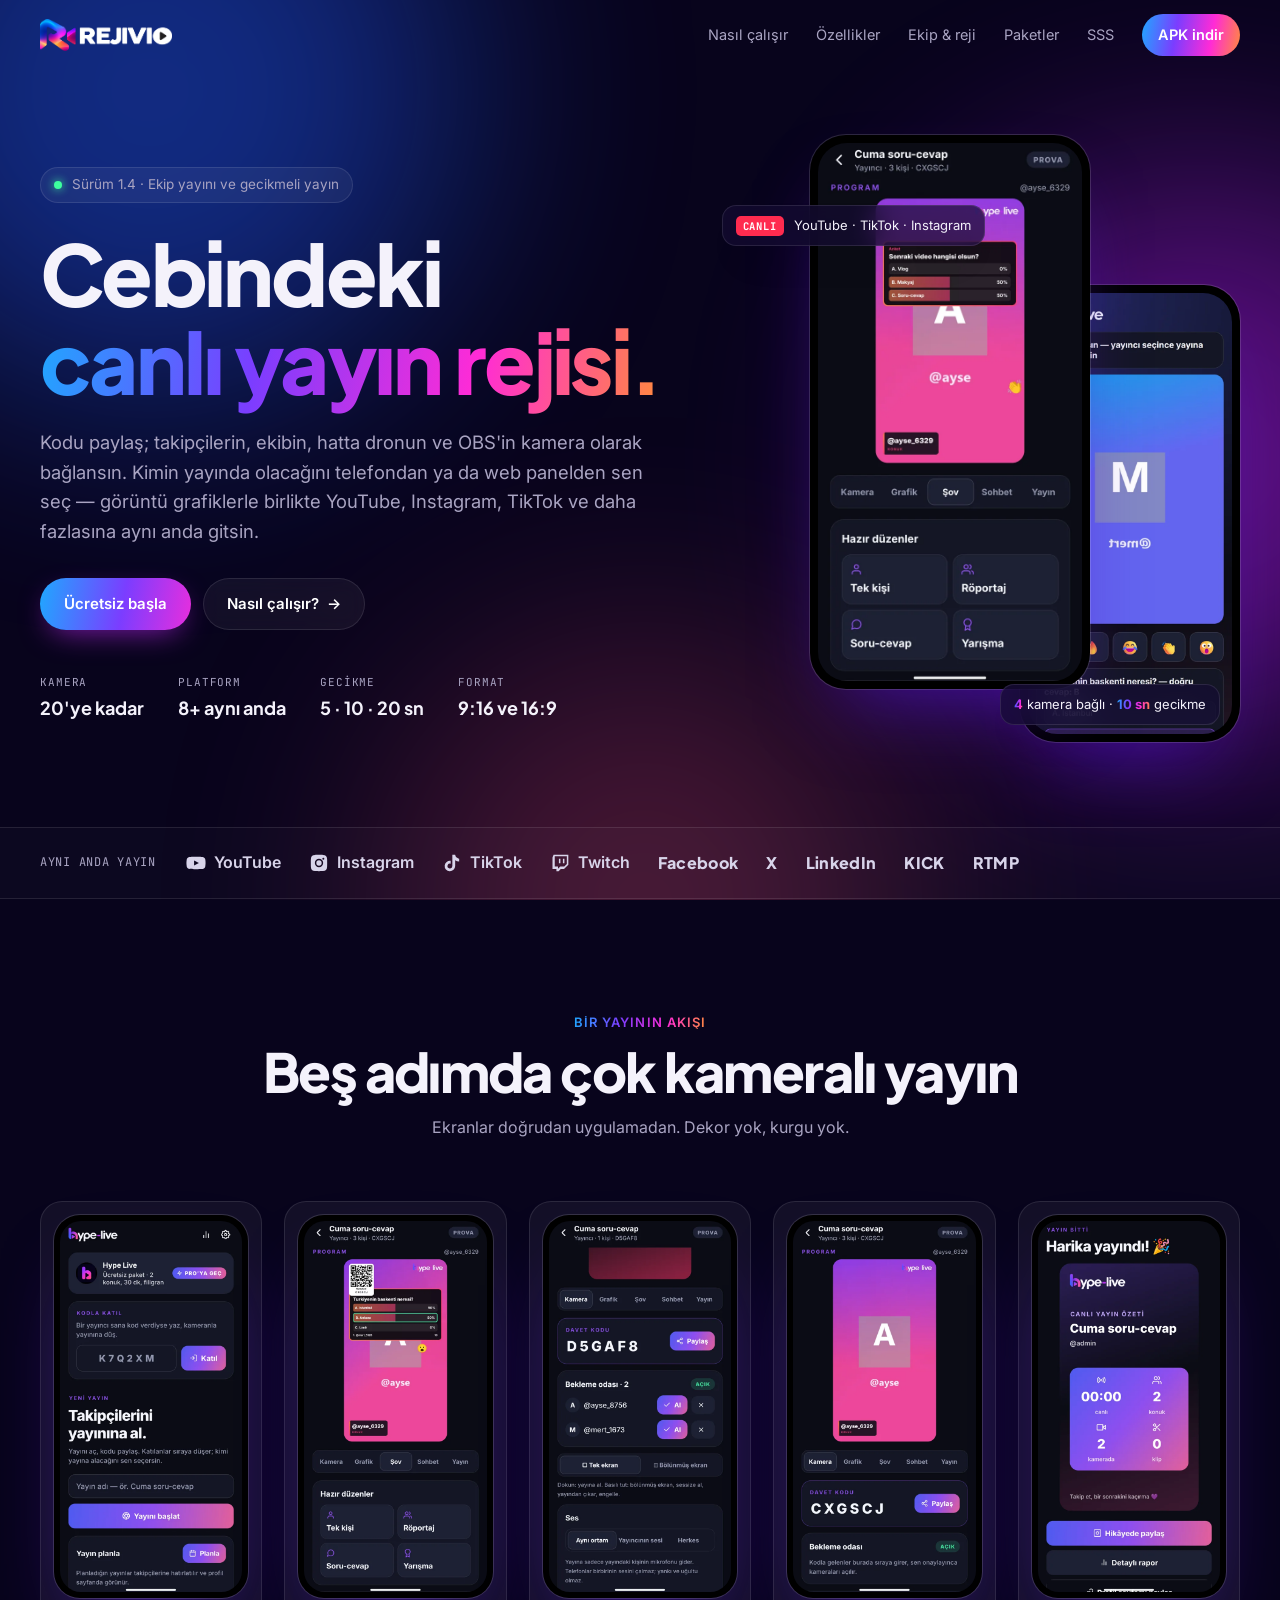
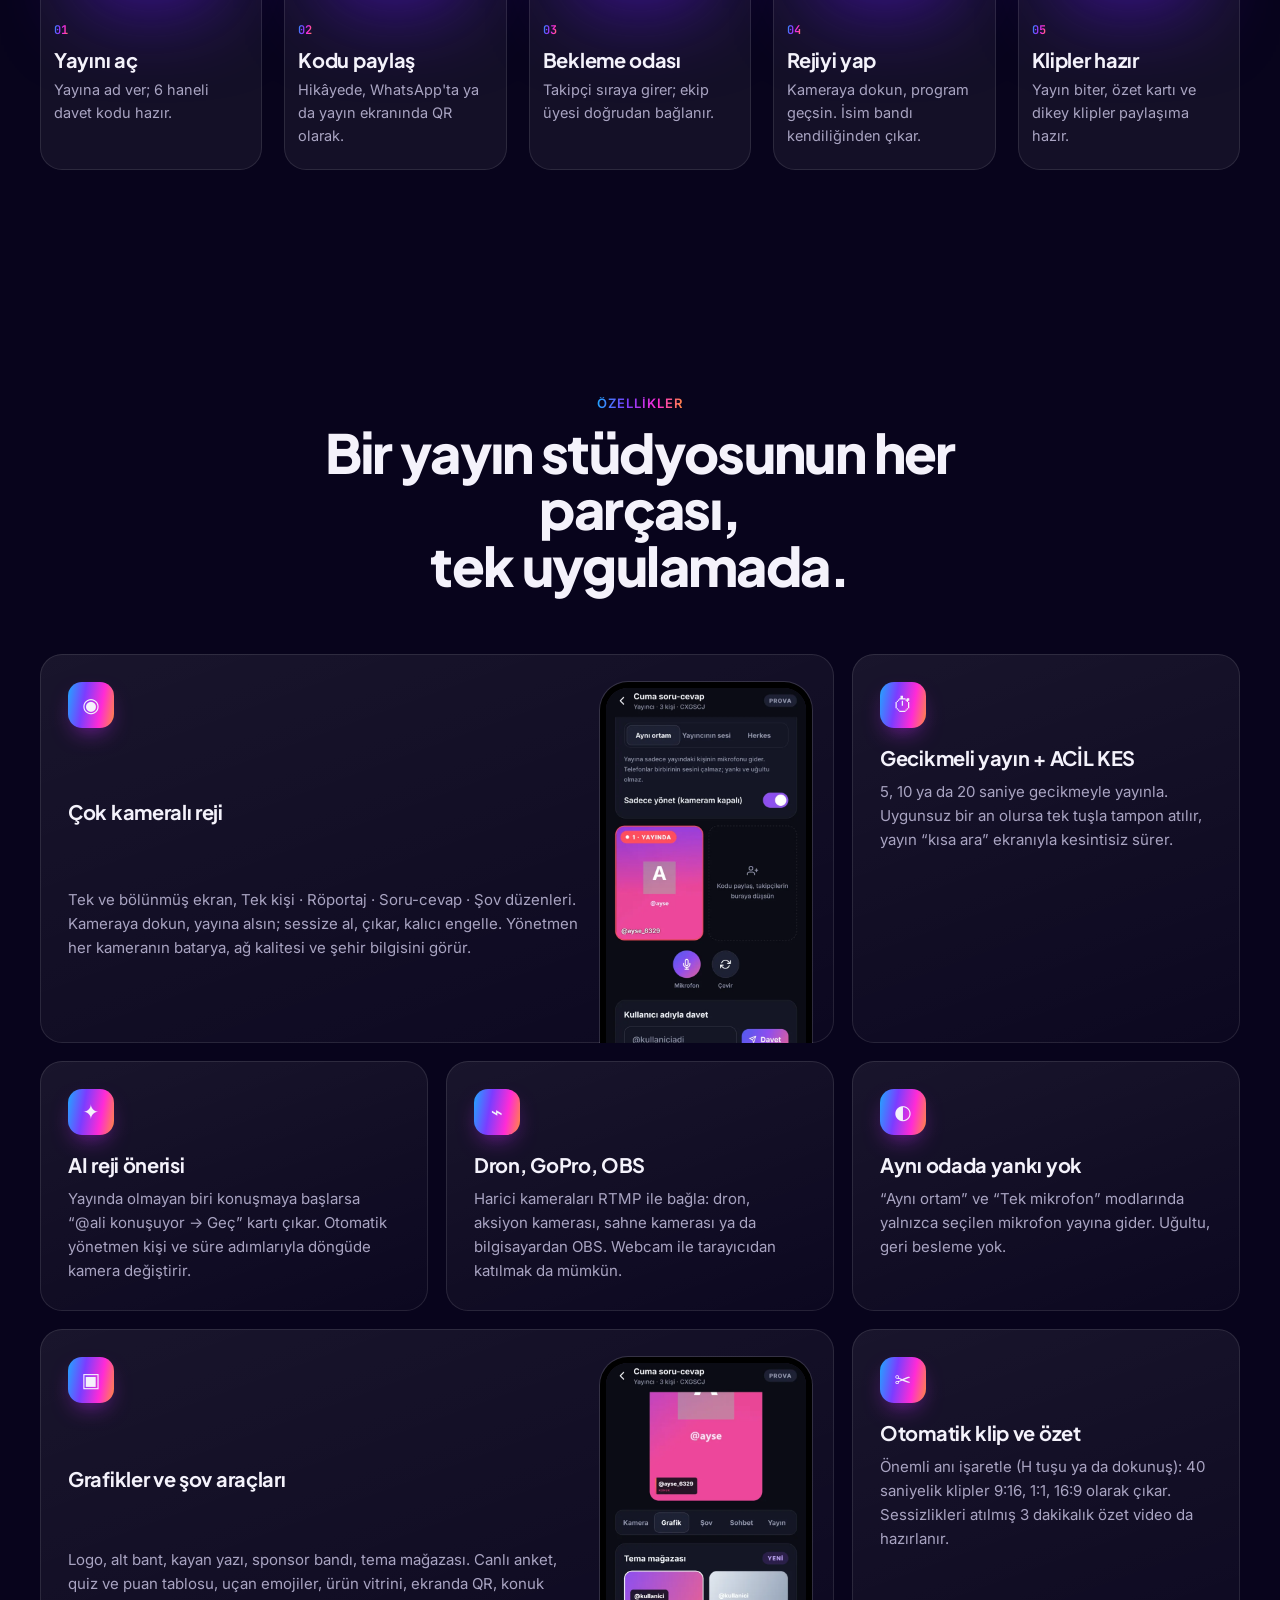
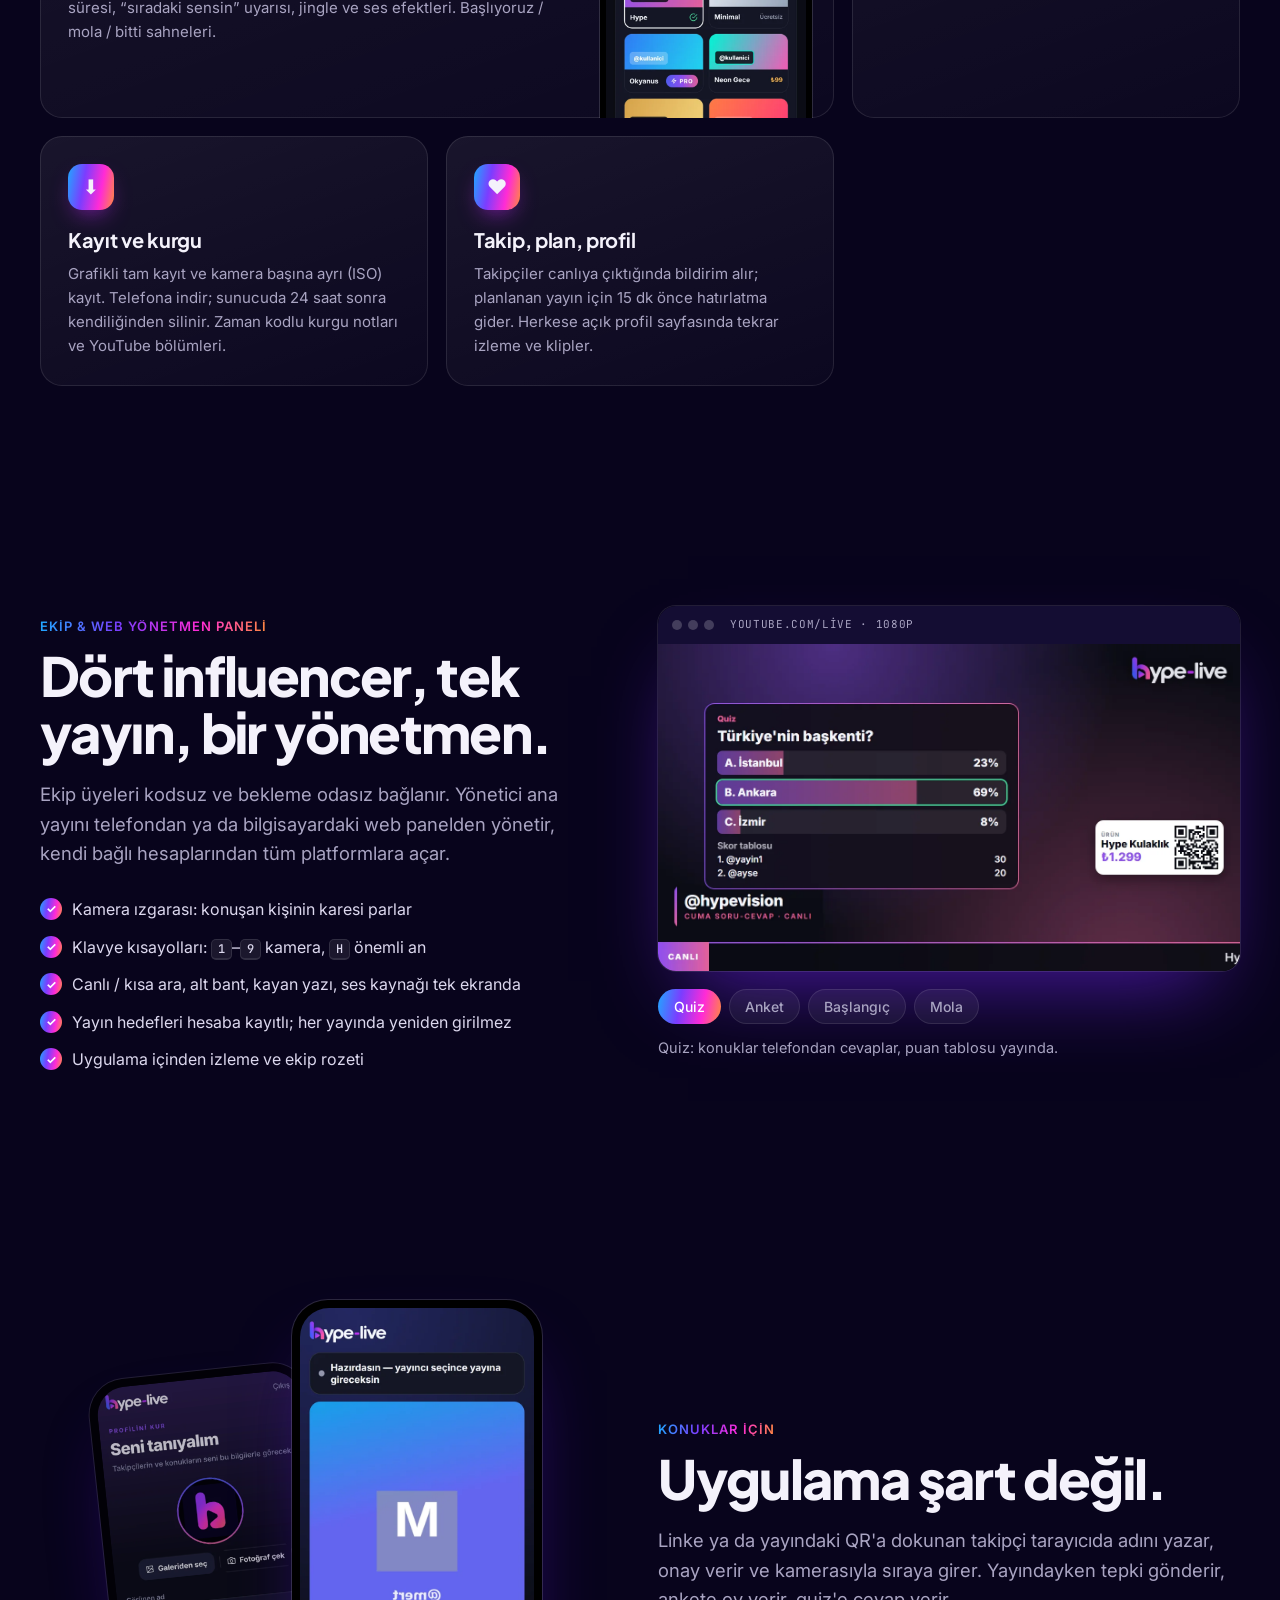
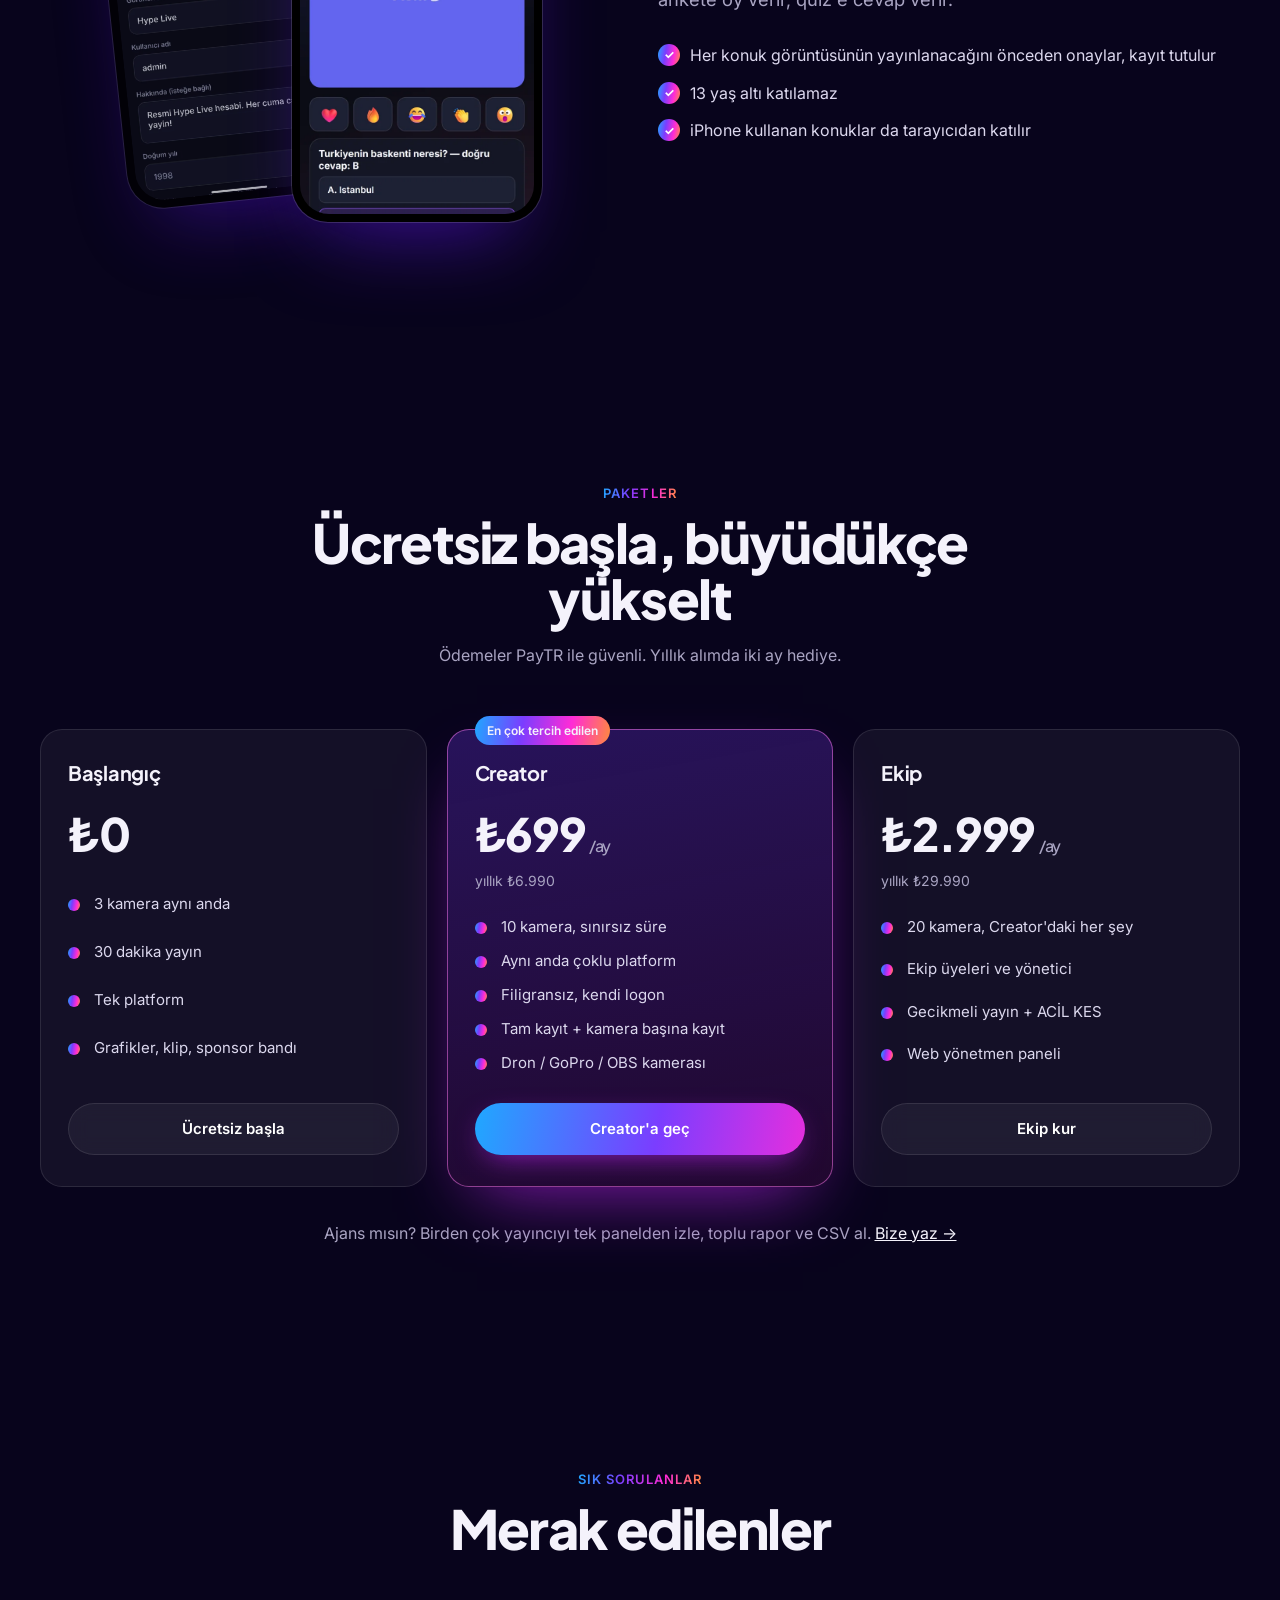
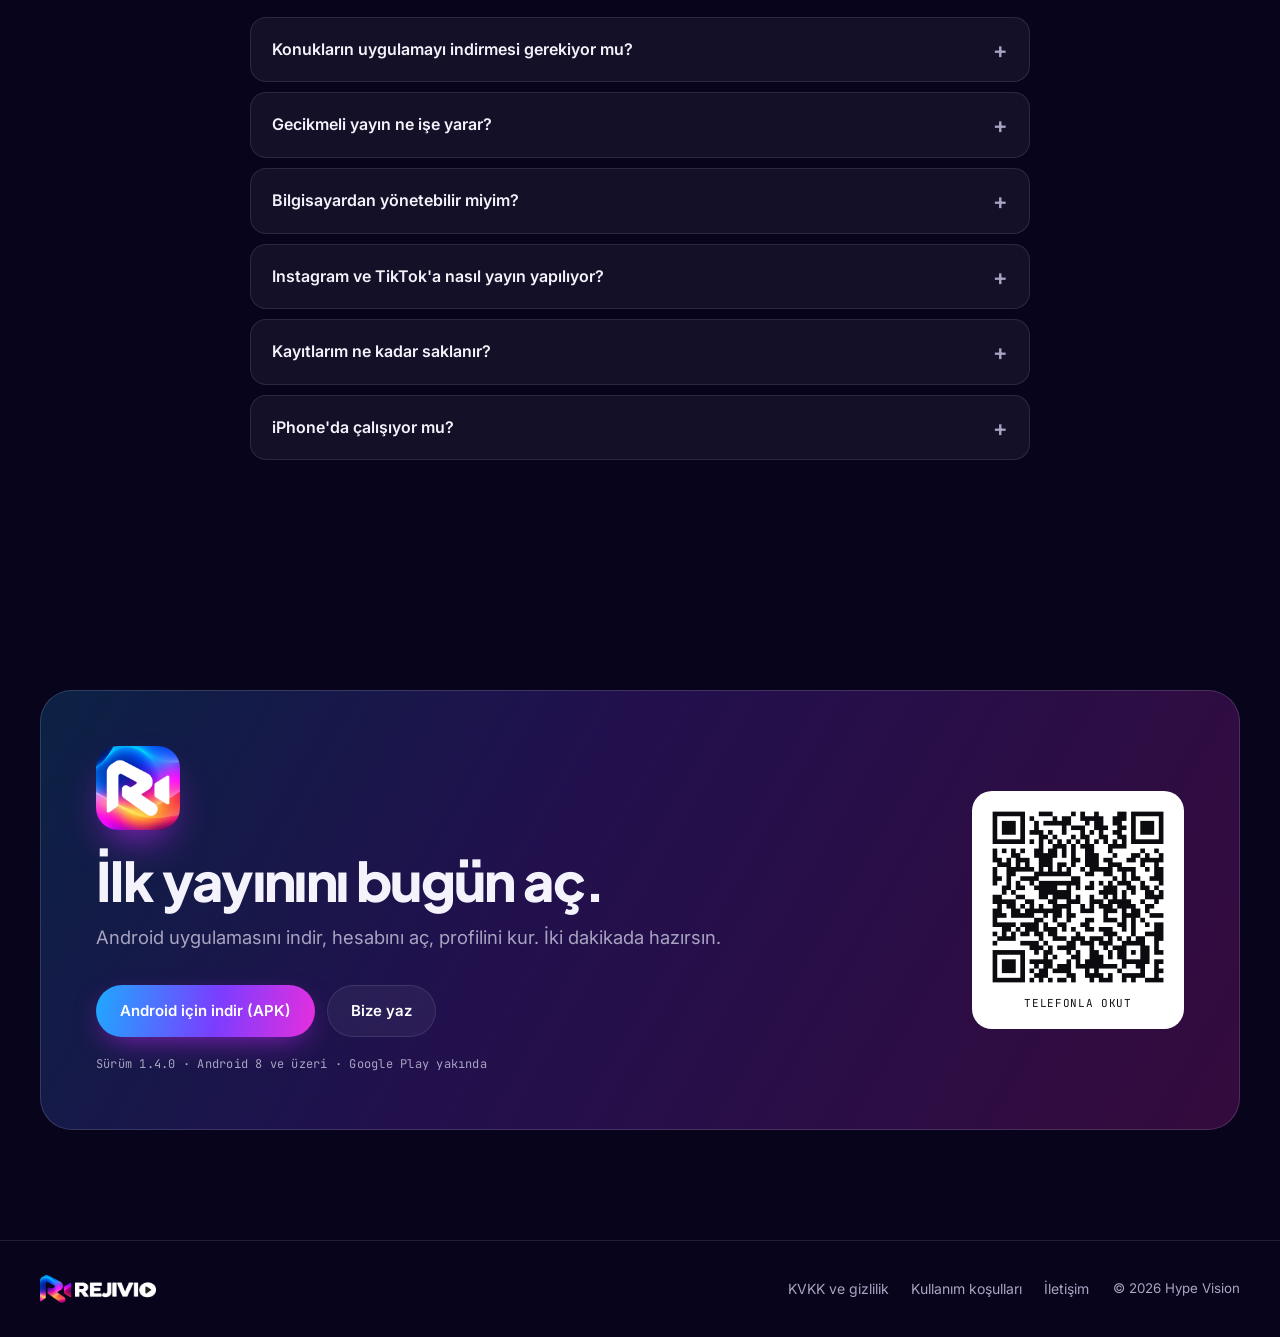
<file: index.html>
<!doctype html>
<html lang="tr">
<head>
<meta charset="utf-8">
<meta name="viewport" content="width=device-width,initial-scale=1">
<title>Rejivio — Telefonundan canlı yayın rejisi</title>
<meta name="description" content="Rejivio ile takipçilerini ya da ekibini kameralarıyla yayına al, telefondan veya web panelden reji yap. YouTube, Instagram, TikTok, Twitch ve daha fazlasına grafiklerle, gecikmeli ve güvenli yayın.">
<meta name="keywords" content="canlı yayın, çok kameralı yayın, yayın rejisi, multistream, YouTube canlı yayın, TikTok canlı yayın, Instagram canlı yayın, gecikmeli yayın, ortak yayın, influencer, Rejivio">
<meta name="robots" content="index,follow">
<link rel="canonical" href="https://yildizemre.github.io/live/">
<!-- Paylaşım önizlemesi (WhatsApp, Instagram, Facebook, LinkedIn, X) — adresler tam URL olmalı -->
<meta property="og:type" content="website">
<meta property="og:site_name" content="Rejivio">
<meta property="og:locale" content="tr_TR">
<meta property="og:url" content="https://yildizemre.github.io/live/">
<meta property="og:title" content="Rejivio — Cebindeki canlı yayın rejisi">
<meta property="og:description" content="Çok kamera, gecikmeli yayın, ekip yönetimi. Takipçilerini ya da ekibini yayına al; YouTube, Instagram, TikTok'a aynı anda yayınla.">
<meta property="og:image" content="https://yildizemre.github.io/live/img/og.jpg">
<meta property="og:image:width" content="1200">
<meta property="og:image:height" content="630">
<meta property="og:image:alt" content="Rejivio — Cebindeki canlı yayın rejisi">
<meta name="twitter:card" content="summary_large_image">
<meta name="twitter:title" content="Rejivio — Cebindeki canlı yayın rejisi">
<meta name="twitter:description" content="Çok kamera, gecikmeli yayın, ekip yönetimi. YouTube, Instagram, TikTok'a aynı anda.">
<meta name="twitter:image" content="https://yildizemre.github.io/live/img/og.jpg">
<meta name="theme-color" content="#08041c">
<script type="application/ld+json">
{"@context":"https://schema.org","@type":"SoftwareApplication","name":"Rejivio","operatingSystem":"Android","applicationCategory":"MultimediaApplication","description":"Telefondan çok kameralı canlı yayın rejisi: takipçi ve ekip kameraları, grafikler, gecikmeli yayın, çoklu platform.","url":"https://yildizemre.github.io/live/","image":"https://yildizemre.github.io/live/img/og.jpg","publisher":{"@type":"Organization","name":"Hype Vision"},"offers":[{"@type":"Offer","name":"Başlangıç","price":"0","priceCurrency":"TRY"},{"@type":"Offer","name":"Creator","price":"699","priceCurrency":"TRY"},{"@type":"Offer","name":"Ekip","price":"2999","priceCurrency":"TRY"}]}
</script>
<link rel="icon" href="img/favicon.png">
<link rel="apple-touch-icon" href="img/apple-touch-icon.png">
<link rel="preconnect" href="https://fonts.googleapis.com">
<link rel="preconnect" href="https://fonts.gstatic.com" crossorigin>
<link href="https://fonts.googleapis.com/css2?family=Plus+Jakarta+Sans:wght@500;600;700;800&family=Inter:wght@400;500;600&family=JetBrains+Mono:wght@500&display=swap" rel="stylesheet">
<link rel="stylesheet" href="style.css">
</head>
<body>
<div class="aurora" aria-hidden="true"><i></i><i></i><i></i></div>

<header class="nav" id="nav">
  <div class="wrap nav-in">
    <a href="#" class="brand" aria-label="Rejivio"><img src="img/logo.png" alt="Rejivio" width="140" height="34"></a>
    <nav class="links" id="links">
      <a href="#akis">Nasıl çalışır</a>
      <a href="#ozellikler">Özellikler</a>
      <a href="#ekip">Ekip & reji</a>
      <a href="#fiyat">Paketler</a>
      <a href="#sss">SSS</a>
      <a href="#indir" class="nav-dl">APK indir</a>
    </nav>
    <button class="burger" id="burger" aria-label="Menüyü aç" aria-expanded="false" aria-controls="links"><span></span><span></span></button>
  </div>
</header>

<main>
<section class="hero">
  <div class="wrap hero-in">
    <div class="hero-txt reveal">
      <p class="pill"><span class="dot"></span>Sürüm 1.4 · Ekip yayını ve gecikmeli yayın</p>
      <h1>Cebindeki<br><em>canlı yayın rejisi.</em></h1>
      <p class="lead">Kodu paylaş; takipçilerin, ekibin, hatta dronun ve OBS'in kamera olarak bağlansın. Kimin yayında olacağını telefondan ya da web panelden sen seç — görüntü grafiklerle birlikte YouTube, Instagram, TikTok ve daha fazlasına aynı anda gitsin.</p>
      <div class="cta-row">
        <a href="#indir" class="btn">Ücretsiz başla</a>
        <a href="#akis" class="btn btn-ghost">Nasıl çalışır? <span aria-hidden="true">→</span></a>
      </div>
      <dl class="facts">
        <div><dt>Kamera</dt><dd>20'ye kadar</dd></div>
        <div><dt>Platform</dt><dd>8+ aynı anda</dd></div>
        <div><dt>Gecikme</dt><dd>5 · 10 · 20 sn</dd></div>
        <div><dt>Format</dt><dd>9:16 ve 16:9</dd></div>
      </dl>
    </div>
    <div class="hero-vis reveal">
      <figure class="phone ph-a"><img src="img/p-poll.webp" alt="Rejivio yayıncı ekranı: konuk yayında, ekranda canlı anket" width="600" height="1222"></figure>
      <figure class="phone ph-b"><img src="img/p-guest.webp" alt="Tarayıcıdan katılan konuğun ekranı" width="600" height="1298"></figure>
      <p class="chip chip-a"><span class="live">CANLI</span> YouTube · TikTok · Instagram</p>
      <p class="chip chip-b"><b>4</b> kamera bağlı · <b>10 sn</b> gecikme</p>
    </div>
  </div>
</section>

<div class="plat-strip" aria-label="Desteklenen platformlar">
  <div class="wrap plat-in">
    <span class="mono">Aynı anda yayın</span>
    <ul>
      <li><svg viewBox="0 0 24 24" aria-hidden="true"><path d="M23 7.2a3 3 0 0 0-2.1-2.1C19 4.6 12 4.6 12 4.6s-7 0-8.9.5A3 3 0 0 0 1 7.2 31 31 0 0 0 .5 12a31 31 0 0 0 .5 4.8 3 3 0 0 0 2.1 2.1c1.9.5 8.9.5 8.9.5s7 0 8.9-.5a3 3 0 0 0 2.1-2.1c.4-1.6.5-4.8.5-4.8s0-3.2-.5-4.8zM9.7 15V9l5.8 3-5.8 3z"/></svg>YouTube</li>
      <li><svg viewBox="0 0 24 24" aria-hidden="true"><path d="M12 2.2c3.2 0 3.6 0 4.8.1 3.2.1 4.8 1.7 4.9 4.9.1 1.3.1 1.6.1 4.8s0 3.6-.1 4.8c-.1 3.2-1.7 4.8-4.9 4.9-1.3.1-1.6.1-4.8.1s-3.6 0-4.8-.1c-3.3-.1-4.8-1.7-4.9-4.9C2.2 15.6 2.2 15.2 2.2 12s0-3.6.1-4.8C2.4 3.9 3.9 2.4 7.2 2.3 8.4 2.2 8.8 2.2 12 2.2zM12 7a5 5 0 1 0 0 10 5 5 0 0 0 0-10zm0 8.2a3.2 3.2 0 1 1 0-6.4 3.2 3.2 0 0 1 0 6.4zm5.2-9.6a1.2 1.2 0 1 0 0 2.4 1.2 1.2 0 0 0 0-2.4z"/></svg>Instagram</li>
      <li><svg viewBox="0 0 24 24" aria-hidden="true"><path d="M19.6 6.7a4.8 4.8 0 0 1-3.8-4.2V2h-3.4v13.7a2.9 2.9 0 1 1-2-2.8V9.4a6.3 6.3 0 1 0 5.4 6.3V8.7a8.2 8.2 0 0 0 4.8 1.5V6.8l-1-.1z"/></svg>TikTok</li>
      <li><svg viewBox="0 0 24 24" aria-hidden="true"><path d="M4.3 2 3 5.4v13.8h4.7V22h2.6l2.6-2.8h3.9L22 14V2H4.3zm15.9 11.1-3.1 3.1h-4.8L9.6 19v-2.8H5.7V3.8h14.5v9.3zM17.3 7v5.3h-1.8V7h1.8zm-4.8 0v5.3h-1.8V7h1.8z"/></svg>Twitch</li>
      <li><span class="txt-logo">Facebook</span></li>
      <li><span class="txt-logo">X</span></li>
      <li><span class="txt-logo">LinkedIn</span></li>
      <li><span class="txt-logo">KICK</span></li>
      <li><span class="txt-logo">RTMP</span></li>
    </ul>
  </div>
</div>

<section id="akis" class="sec">
  <div class="wrap">
    <header class="sec-head reveal">
      <p class="kicker">Bir yayının akışı</p>
      <h2>Beş adımda çok kameralı yayın</h2>
      <p>Ekranlar doğrudan uygulamadan. Dekor yok, kurgu yok.</p>
    </header>
    <ol class="flow">
      <li class="reveal"><figure class="phone sm"><img src="img/p-home.webp" alt="Ana sayfa: yayın adı ve Yayını başlat" width="600" height="1222" loading="lazy"></figure>
        <span class="n">01</span><h3>Yayını aç</h3><p>Yayına ad ver; 6 haneli davet kodu hazır.</p></li>
      <li class="reveal"><figure class="phone sm"><img src="img/p-qr.webp" alt="Yayında katılım QR kodu" width="600" height="1222" loading="lazy"></figure>
        <span class="n">02</span><h3>Kodu paylaş</h3><p>Hikâyede, WhatsApp'ta ya da yayın ekranında QR olarak.</p></li>
      <li class="reveal"><figure class="phone sm"><img src="img/p-wait.webp" alt="Bekleme odası: iki takipçi sırada" width="600" height="1222" loading="lazy"></figure>
        <span class="n">03</span><h3>Bekleme odası</h3><p>Takipçi sıraya girer; ekip üyesi doğrudan bağlanır.</p></li>
      <li class="reveal"><figure class="phone sm"><img src="img/p-onair.webp" alt="Program ekranında konuk yayında, isim bandıyla" width="600" height="1222" loading="lazy"></figure>
        <span class="n">04</span><h3>Rejiyi yap</h3><p>Kameraya dokun, program geçsin. İsim bandı kendiliğinden çıkar.</p></li>
      <li class="reveal"><figure class="phone sm"><img src="img/p-summary.webp" alt="Yayın sonu özet kartı" width="600" height="1222" loading="lazy"></figure>
        <span class="n">05</span><h3>Klipler hazır</h3><p>Yayın biter, özet kartı ve dikey klipler paylaşıma hazır.</p></li>
    </ol>
  </div>
</section>

<section id="ozellikler" class="sec">
  <div class="wrap">
    <header class="sec-head reveal">
      <p class="kicker">Özellikler</p>
      <h2>Bir yayın stüdyosunun her parçası,<br>tek uygulamada.</h2>
    </header>
    <div class="bento">
      <article class="card c-wide reveal">
        <div class="ic">◉</div>
        <h3>Çok kameralı reji</h3>
        <p>Tek ve bölünmüş ekran, Tek kişi · Röportaj · Soru-cevap · Şov düzenleri. Kameraya dokun, yayına alsın; sessize al, çıkar, kalıcı engelle. Yönetmen her kameranın batarya, ağ kalitesi ve şehir bilgisini görür.</p>
        <img src="img/p-cams.webp" alt="Kamera yönetimi ekranı" width="600" height="1222" loading="lazy" class="card-shot">
      </article>
      <article class="card reveal">
        <div class="ic">⏱</div>
        <h3>Gecikmeli yayın + ACİL KES</h3>
        <p>5, 10 ya da 20 saniye gecikmeyle yayınla. Uygunsuz bir an olursa tek tuşla tampon atılır, yayın “kısa ara” ekranıyla kesintisiz sürer.</p>
      </article>
      <article class="card reveal">
        <div class="ic">✦</div>
        <h3>AI reji önerisi</h3>
        <p>Yayında olmayan biri konuşmaya başlarsa “@ali konuşuyor → Geç” kartı çıkar. Otomatik yönetmen kişi ve süre adımlarıyla döngüde kamera değiştirir.</p>
      </article>
      <article class="card reveal">
        <div class="ic">⌁</div>
        <h3>Dron, GoPro, OBS</h3>
        <p>Harici kameraları RTMP ile bağla: dron, aksiyon kamerası, sahne kamerası ya da bilgisayardan OBS. Webcam ile tarayıcıdan katılmak da mümkün.</p>
      </article>
      <article class="card reveal">
        <div class="ic">◐</div>
        <h3>Aynı odada yankı yok</h3>
        <p>“Aynı ortam” ve “Tek mikrofon” modlarında yalnızca seçilen mikrofon yayına gider. Uğultu, geri besleme yok.</p>
      </article>
      <article class="card c-wide reveal">
        <div class="ic">▣</div>
        <h3>Grafikler ve şov araçları</h3>
        <p>Logo, alt bant, kayan yazı, sponsor bandı, tema mağazası. Canlı anket, quiz ve puan tablosu, uçan emojiler, ürün vitrini, ekranda QR, konuk süresi, “sıradaki sensin” uyarısı, jingle ve ses efektleri. Başlıyoruz / mola / bitti sahneleri.</p>
        <img src="img/p-gfx.webp" alt="Grafik ayarları ekranı" width="600" height="1222" loading="lazy" class="card-shot">
      </article>
      <article class="card reveal">
        <div class="ic">✂</div>
        <h3>Otomatik klip ve özet</h3>
        <p>Önemli anı işaretle (H tuşu ya da dokunuş): 40 saniyelik klipler 9:16, 1:1, 16:9 olarak çıkar. Sessizlikleri atılmış 3 dakikalık özet video da hazırlanır.</p>
      </article>
      <article class="card reveal">
        <div class="ic">⬇</div>
        <h3>Kayıt ve kurgu</h3>
        <p>Grafikli tam kayıt ve kamera başına ayrı (ISO) kayıt. Telefona indir; sunucuda 24 saat sonra kendiliğinden silinir. Zaman kodlu kurgu notları ve YouTube bölümleri.</p>
      </article>
      <article class="card reveal">
        <div class="ic">♥</div>
        <h3>Takip, plan, profil</h3>
        <p>Takipçiler canlıya çıktığında bildirim alır; planlanan yayın için 15 dk önce hatırlatma gider. Herkese açık profil sayfasında tekrar izleme ve klipler.</p>
      </article>
    </div>
  </div>
</section>

<section id="ekip" class="sec">
  <div class="wrap split">
    <div class="reveal">
      <p class="kicker">Ekip & web yönetmen paneli</p>
      <h2>Dört influencer, tek yayın, bir yönetmen.</h2>
      <p class="lead">Ekip üyeleri kodsuz ve bekleme odasız bağlanır. Yönetici ana yayını telefondan ya da bilgisayardaki web panelden yönetir, kendi bağlı hesaplarından tüm platformlara açar.</p>
      <ul class="checks">
        <li>Kamera ızgarası: konuşan kişinin karesi parlar</li>
        <li>Klavye kısayolları: <kbd>1</kbd>–<kbd>9</kbd> kamera, <kbd>H</kbd> önemli an</li>
        <li>Canlı / kısa ara, alt bant, kayan yazı, ses kaynağı tek ekranda</li>
        <li>Yayın hedefleri hesaba kayıtlı; her yayında yeniden girilmez</li>
        <li>Uygulama içinden izleme ve ekip rozeti</li>
      </ul>
    </div>
    <div class="out reveal">
      <div class="out-frame">
        <div class="out-bar"><i></i><i></i><i></i><span class="mono">youtube.com/live · 1080p</span></div>
        <img id="scr" src="img/tp_quiz.webp" alt="Yayın görüntüsü: quiz kartı ve puan tablosu" width="1280" height="720" loading="lazy">
      </div>
      <ul class="out-tabs" role="tablist">
        <li><button class="on" role="tab" aria-selected="true" data-img="tp_quiz" data-cap="Quiz: konuklar telefondan cevaplar, puan tablosu yayında.">Quiz</button></li>
        <li><button role="tab" aria-selected="false" data-img="tp_poll" data-cap="Canlı anket: oylar geldikçe çubuklar dolar.">Anket</button></li>
        <li><button role="tab" aria-selected="false" data-img="tp_scene" data-cap="Geri sayımlı “Birazdan başlıyoruz”; konuk sesleri yayına gitmez.">Başlangıç</button></li>
        <li><button role="tab" aria-selected="false" data-img="tp_brb" data-cap="“Hemen dönüyoruz”: logon ve marka rengin ekranda kalır.">Mola</button></li>
      </ul>
      <p class="out-cap" id="cap">Quiz: konuklar telefondan cevaplar, puan tablosu yayında.</p>
    </div>
  </div>
</section>

<section class="sec">
  <div class="wrap split rev">
    <div class="split-vis reveal">
      <figure class="phone"><img src="img/p-guest.webp" alt="Tarayıcıdan katılan konuğun ekranı" width="600" height="1298" loading="lazy"></figure>
      <figure class="phone back"><img src="img/p-onboard.webp" alt="Profil kurulumu" width="600" height="1222" loading="lazy"></figure>
    </div>
    <div class="reveal">
      <p class="kicker">Konuklar için</p>
      <h2>Uygulama şart değil.</h2>
      <p class="lead">Linke ya da yayındaki QR'a dokunan takipçi tarayıcıda adını yazar, onay verir ve kamerasıyla sıraya girer. Yayındayken tepki gönderir, ankete oy verir, quiz'e cevap verir.</p>
      <ul class="checks">
        <li>Her konuk görüntüsünün yayınlanacağını önceden onaylar, kayıt tutulur</li>
        <li>13 yaş altı katılamaz</li>
        <li>iPhone kullanan konuklar da tarayıcıdan katılır</li>
      </ul>
    </div>
  </div>
</section>

<section id="fiyat" class="sec">
  <div class="wrap">
    <header class="sec-head reveal">
      <p class="kicker">Paketler</p>
      <h2>Ücretsiz başla, büyüdükçe yükselt</h2>
      <p>Ödemeler PayTR ile güvenli. Yıllık alımda iki ay hediye.</p>
    </header>
    <div class="plans">
      <article class="plan reveal">
        <h3>Başlangıç</h3>
        <p class="price">₺0</p>
        <ul>
          <li>3 kamera aynı anda</li>
          <li>30 dakika yayın</li>
          <li>Tek platform</li>
          <li>Grafikler, klip, sponsor bandı</li>
        </ul>
        <a href="#indir" class="btn btn-ghost">Ücretsiz başla</a>
      </article>
      <article class="plan hot reveal">
        <span class="badge">En çok tercih edilen</span>
        <h3>Creator</h3>
        <p class="price">₺699<small>/ay</small></p>
        <p class="yr">yıllık ₺6.990</p>
        <ul>
          <li>10 kamera, sınırsız süre</li>
          <li>Aynı anda çoklu platform</li>
          <li>Filigransız, kendi logon</li>
          <li>Tam kayıt + kamera başına kayıt</li>
          <li>Dron / GoPro / OBS kamerası</li>
        </ul>
        <a href="#indir" class="btn">Creator'a geç</a>
      </article>
      <article class="plan reveal">
        <h3>Ekip</h3>
        <p class="price">₺2.999<small>/ay</small></p>
        <p class="yr">yıllık ₺29.990</p>
        <ul>
          <li>20 kamera, Creator'daki her şey</li>
          <li>Ekip üyeleri ve yönetici</li>
          <li>Gecikmeli yayın + ACİL KES</li>
          <li>Web yönetmen paneli</li>
        </ul>
        <a href="#indir" class="btn btn-ghost">Ekip kur</a>
      </article>
    </div>
    <p class="note">Ajans mısın? Birden çok yayıncıyı tek panelden izle, toplu rapor ve CSV al. <a href="mailto:emre.yildiz@hypevisionlab.com?subject=Rejivio%20ajans">Bize yaz →</a></p>
  </div>
</section>

<section id="sss" class="sec">
  <div class="wrap narrow">
    <header class="sec-head reveal"><p class="kicker">Sık sorulanlar</p><h2>Merak edilenler</h2></header>
    <details><summary>Konukların uygulamayı indirmesi gerekiyor mu?</summary><p>Hayır. Uygulaması olan kodla girer; olmayan, paylaştığın linke ya da yayındaki QR'a dokunup tarayıcıdan kamerasıyla katılır.</p></details>
    <details><summary>Gecikmeli yayın ne işe yarar?</summary><p>Yayın platformlara birkaç saniye geç gider. Bu sürede uygunsuz bir şey olursa ACİL KES ile o an hiç yayınlanmaz; yayın “kısa ara” ekranıyla devam eder.</p></details>
    <details><summary>Bilgisayardan yönetebilir miyim?</summary><p>Evet. Web yönetmen paneli tarayıcıda açılır; kameraları görür, klavyeyle geçiş yapar, grafikleri ve yayını yönetirsin. Telefonun odadan düşmez.</p></details>
    <details><summary>Instagram ve TikTok'a nasıl yayın yapılıyor?</summary><p>Platformun verdiği yayın adresini ve anahtarını bir kez hesabına kaydedersin; sonraki yayınlarda tek dokunuşla açılır. YouTube'a doğrudan çıkılır.</p></details>
    <details><summary>Kayıtlarım ne kadar saklanır?</summary><p>Kayıt ve klipler sunucuda 24 saat durur, sonra silinir. Bu sürede telefonuna indirebilirsin.</p></details>
    <details><summary>iPhone'da çalışıyor mu?</summary><p>Yayıncı uygulaması şu an Android'de. iPhone kullanan konuklar tarayıcıdan katılabilir.</p></details>
  </div>
</section>

<section id="indir" class="sec">
  <div class="wrap">
    <div class="dl reveal">
      <div>
        <img src="img/icon.png" alt="" width="84" height="84" class="dl-ic">
        <h2>İlk yayınını bugün aç.</h2>
        <p class="lead">Android uygulamasını indir, hesabını aç, profilini kur. İki dakikada hazırsın.</p>
        <div class="cta-row">
          <a class="btn" id="apk" href="#">Android için indir (APK)</a>
          <a class="btn btn-ghost" href="mailto:emre.yildiz@hypevisionlab.com">Bize yaz</a>
        </div>
        <p class="mono small">Sürüm 1.4.0 · Android 8 ve üzeri · Google Play yakında</p>
      </div>
      <figure class="qr"><img src="img/apk-qr.png" alt="APK indirme bağlantısının QR kodu" width="180" height="180"><figcaption class="mono">Telefonla okut</figcaption></figure>
    </div>
  </div>
</section>
</main>

<footer class="foot">
  <div class="wrap foot-in">
    <img src="img/logo.png" alt="Rejivio" width="120" height="29">
    <nav class="foot-links" aria-label="Alt bağlantılar">
      <a href="https://104-249-19-177.sslip.io/legal/">KVKK ve gizlilik</a>
      <a href="https://104-249-19-177.sslip.io/legal/#kosullar">Kullanım koşulları</a>
      <a href="mailto:emre.yildiz@hypevisionlab.com">İletişim</a>
    </nav>
    <small>© <span id="yr">2026</span> Hype Vision</small>
  </div>
</footer>

<script src="main.js"></script>
</body>
</html>
</file>
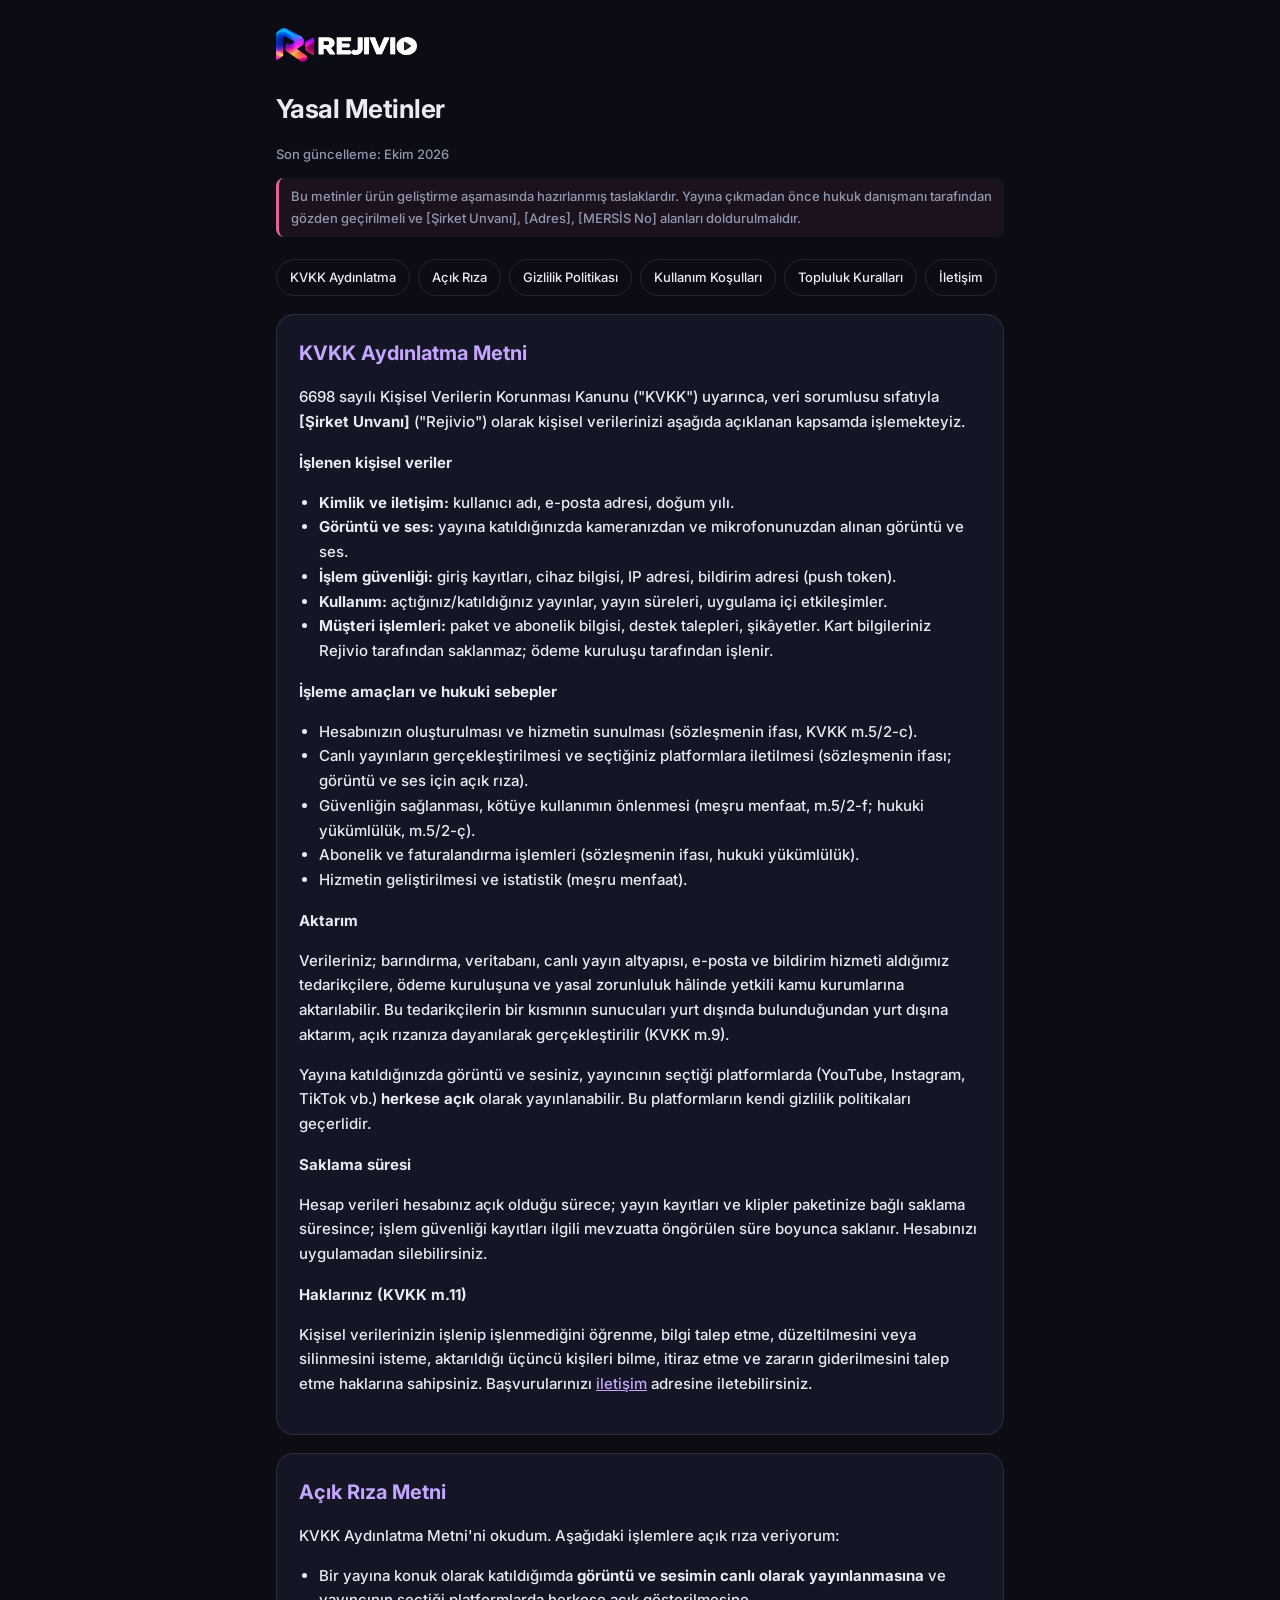
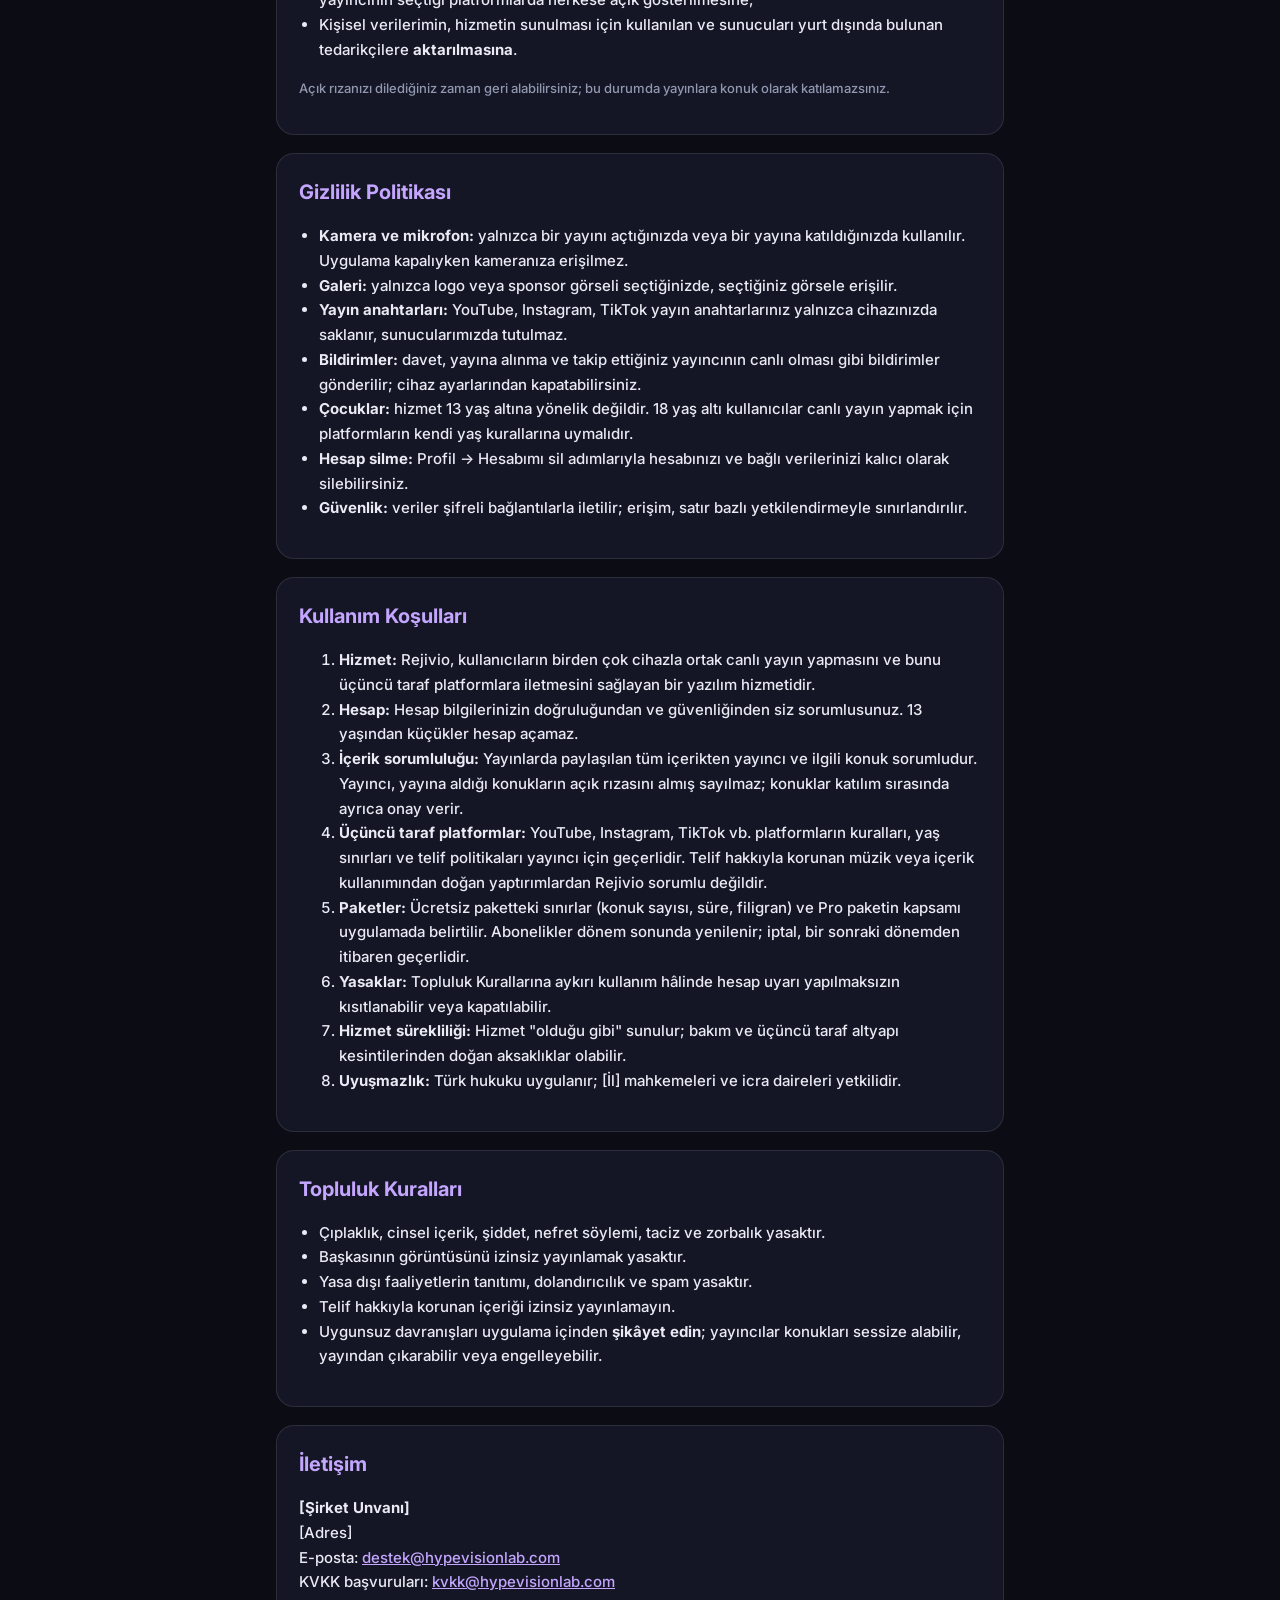
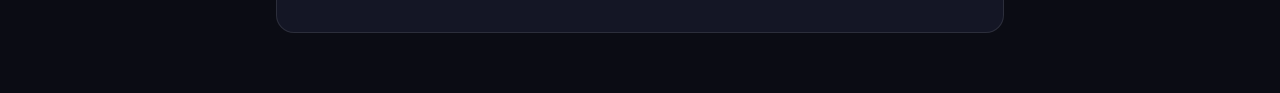
<file: legal/index.html>
<!doctype html>
<html lang="tr" translate="no">
<head>
<meta charset="utf-8">
<meta name="viewport" content="width=device-width, initial-scale=1">
<meta name="google" content="notranslate">
<title>Rejivio — Yasal Metinler</title>
<link href="https://fonts.googleapis.com/css2?family=Inter:wght@500;700;800&display=swap" rel="stylesheet">
<style>
  :root { --bg: #0b0c14; --card: #141625; --line: rgba(255,255,255,.1); --text: #e9eaf3; --muted: #9297b0; --accent: #c4a6ff; }
  * { box-sizing: border-box; }
  body { margin: 0; background: var(--bg); color: var(--text); font: 500 15px/1.65 Inter, system-ui, sans-serif; }
  main { max-width: 760px; margin: 0 auto; padding: 28px 16px 60px; }
  header img { height: 34px; }
  nav { display: flex; flex-wrap: wrap; gap: 8px; margin: 22px 0 8px; }
  nav a { color: var(--text); text-decoration: none; border: 1px solid var(--line); border-radius: 999px; padding: 7px 13px; font-size: 13px; }
  section { background: var(--card); border: 1px solid var(--line); border-radius: 18px; padding: 22px; margin-top: 18px; scroll-margin-top: 16px; }
  h1 { font-size: 26px; margin: 18px 0 4px; letter-spacing: -.02em; }
  h2 { font-size: 20px; margin: 0 0 10px; color: var(--accent); }
  h3 { font-size: 15px; margin: 16px 0 6px; }
  p, li { color: var(--text); } .muted { color: var(--muted); font-size: 13px; }
  ul { padding-left: 20px; }
  .note { border-left: 3px solid #e3609a; padding: 8px 12px; background: rgba(227,96,154,.08); border-radius: 8px; color: var(--muted); font-size: 13px; }
</style>
</head>
<body>
<main>
  <header><img src="/brand/watermark.png" alt="Rejivio"></header>
  <h1>Yasal Metinler</h1>
  <p class="muted">Son güncelleme: Ekim 2026</p>
  <p class="note">Bu metinler ürün geliştirme aşamasında hazırlanmış taslaklardır. Yayına çıkmadan önce hukuk danışmanı tarafından gözden geçirilmeli ve [Şirket Unvanı], [Adres], [MERSİS No] alanları doldurulmalıdır.</p>
  <nav>
    <a href="#kvkk">KVKK Aydınlatma</a><a href="#riza">Açık Rıza</a><a href="#gizlilik">Gizlilik Politikası</a>
    <a href="#kosullar">Kullanım Koşulları</a><a href="#topluluk">Topluluk Kuralları</a><a href="#iletisim">İletişim</a>
  </nav>

  <section id="kvkk">
    <h2>KVKK Aydınlatma Metni</h2>
    <p>6698 sayılı Kişisel Verilerin Korunması Kanunu ("KVKK") uyarınca, veri sorumlusu sıfatıyla <b>[Şirket Unvanı]</b> ("Rejivio") olarak kişisel verilerinizi aşağıda açıklanan kapsamda işlemekteyiz.</p>
    <h3>İşlenen kişisel veriler</h3>
    <ul>
      <li><b>Kimlik ve iletişim:</b> kullanıcı adı, e-posta adresi, doğum yılı.</li>
      <li><b>Görüntü ve ses:</b> yayına katıldığınızda kameranızdan ve mikrofonunuzdan alınan görüntü ve ses.</li>
      <li><b>İşlem güvenliği:</b> giriş kayıtları, cihaz bilgisi, IP adresi, bildirim adresi (push token).</li>
      <li><b>Kullanım:</b> açtığınız/katıldığınız yayınlar, yayın süreleri, uygulama içi etkileşimler.</li>
      <li><b>Müşteri işlemleri:</b> paket ve abonelik bilgisi, destek talepleri, şikâyetler. Kart bilgileriniz Rejivio tarafından saklanmaz; ödeme kuruluşu tarafından işlenir.</li>
    </ul>
    <h3>İşleme amaçları ve hukuki sebepler</h3>
    <ul>
      <li>Hesabınızın oluşturulması ve hizmetin sunulması (sözleşmenin ifası, KVKK m.5/2-c).</li>
      <li>Canlı yayınların gerçekleştirilmesi ve seçtiğiniz platformlara iletilmesi (sözleşmenin ifası; görüntü ve ses için açık rıza).</li>
      <li>Güvenliğin sağlanması, kötüye kullanımın önlenmesi (meşru menfaat, m.5/2-f; hukuki yükümlülük, m.5/2-ç).</li>
      <li>Abonelik ve faturalandırma işlemleri (sözleşmenin ifası, hukuki yükümlülük).</li>
      <li>Hizmetin geliştirilmesi ve istatistik (meşru menfaat).</li>
    </ul>
    <h3>Aktarım</h3>
    <p>Verileriniz; barındırma, veritabanı, canlı yayın altyapısı, e-posta ve bildirim hizmeti aldığımız tedarikçilere, ödeme kuruluşuna ve yasal zorunluluk hâlinde yetkili kamu kurumlarına aktarılabilir. Bu tedarikçilerin bir kısmının sunucuları yurt dışında bulunduğundan yurt dışına aktarım, açık rızanıza dayanılarak gerçekleştirilir (KVKK m.9).</p>
    <p>Yayına katıldığınızda görüntü ve sesiniz, yayıncının seçtiği platformlarda (YouTube, Instagram, TikTok vb.) <b>herkese açık</b> olarak yayınlanabilir. Bu platformların kendi gizlilik politikaları geçerlidir.</p>
    <h3>Saklama süresi</h3>
    <p>Hesap verileri hesabınız açık olduğu sürece; yayın kayıtları ve klipler paketinize bağlı saklama süresince; işlem güvenliği kayıtları ilgili mevzuatta öngörülen süre boyunca saklanır. Hesabınızı uygulamadan silebilirsiniz.</p>
    <h3>Haklarınız (KVKK m.11)</h3>
    <p>Kişisel verilerinizin işlenip işlenmediğini öğrenme, bilgi talep etme, düzeltilmesini veya silinmesini isteme, aktarıldığı üçüncü kişileri bilme, itiraz etme ve zararın giderilmesini talep etme haklarına sahipsiniz. Başvurularınızı <a href="#iletisim" style="color:var(--accent)">iletişim</a> adresine iletebilirsiniz.</p>
  </section>

  <section id="riza">
    <h2>Açık Rıza Metni</h2>
    <p>KVKK Aydınlatma Metni'ni okudum. Aşağıdaki işlemlere açık rıza veriyorum:</p>
    <ul>
      <li>Bir yayına konuk olarak katıldığımda <b>görüntü ve sesimin canlı olarak yayınlanmasına</b> ve yayıncının seçtiği platformlarda herkese açık gösterilmesine,</li>
      <li>Kişisel verilerimin, hizmetin sunulması için kullanılan ve sunucuları yurt dışında bulunan tedarikçilere <b>aktarılmasına</b>.</li>
    </ul>
    <p class="muted">Açık rızanızı dilediğiniz zaman geri alabilirsiniz; bu durumda yayınlara konuk olarak katılamazsınız.</p>
  </section>

  <section id="gizlilik">
    <h2>Gizlilik Politikası</h2>
    <ul>
      <li><b>Kamera ve mikrofon:</b> yalnızca bir yayını açtığınızda veya bir yayına katıldığınızda kullanılır. Uygulama kapalıyken kameranıza erişilmez.</li>
      <li><b>Galeri:</b> yalnızca logo veya sponsor görseli seçtiğinizde, seçtiğiniz görsele erişilir.</li>
      <li><b>Yayın anahtarları:</b> YouTube, Instagram, TikTok yayın anahtarlarınız yalnızca cihazınızda saklanır, sunucularımızda tutulmaz.</li>
      <li><b>Bildirimler:</b> davet, yayına alınma ve takip ettiğiniz yayıncının canlı olması gibi bildirimler gönderilir; cihaz ayarlarından kapatabilirsiniz.</li>
      <li><b>Çocuklar:</b> hizmet 13 yaş altına yönelik değildir. 18 yaş altı kullanıcılar canlı yayın yapmak için platformların kendi yaş kurallarına uymalıdır.</li>
      <li><b>Hesap silme:</b> Profil → Hesabımı sil adımlarıyla hesabınızı ve bağlı verilerinizi kalıcı olarak silebilirsiniz.</li>
      <li><b>Güvenlik:</b> veriler şifreli bağlantılarla iletilir; erişim, satır bazlı yetkilendirmeyle sınırlandırılır.</li>
    </ul>
  </section>

  <section id="kosullar">
    <h2>Kullanım Koşulları</h2>
    <ol>
      <li><b>Hizmet:</b> Rejivio, kullanıcıların birden çok cihazla ortak canlı yayın yapmasını ve bunu üçüncü taraf platformlara iletmesini sağlayan bir yazılım hizmetidir.</li>
      <li><b>Hesap:</b> Hesap bilgilerinizin doğruluğundan ve güvenliğinden siz sorumlusunuz. 13 yaşından küçükler hesap açamaz.</li>
      <li><b>İçerik sorumluluğu:</b> Yayınlarda paylaşılan tüm içerikten yayıncı ve ilgili konuk sorumludur. Yayıncı, yayına aldığı konukların açık rızasını almış sayılmaz; konuklar katılım sırasında ayrıca onay verir.</li>
      <li><b>Üçüncü taraf platformlar:</b> YouTube, Instagram, TikTok vb. platformların kuralları, yaş sınırları ve telif politikaları yayıncı için geçerlidir. Telif hakkıyla korunan müzik veya içerik kullanımından doğan yaptırımlardan Rejivio sorumlu değildir.</li>
      <li><b>Paketler:</b> Ücretsiz paketteki sınırlar (konuk sayısı, süre, filigran) ve Pro paketin kapsamı uygulamada belirtilir. Abonelikler dönem sonunda yenilenir; iptal, bir sonraki dönemden itibaren geçerlidir.</li>
      <li><b>Yasaklar:</b> Topluluk Kurallarına aykırı kullanım hâlinde hesap uyarı yapılmaksızın kısıtlanabilir veya kapatılabilir.</li>
      <li><b>Hizmet sürekliliği:</b> Hizmet "olduğu gibi" sunulur; bakım ve üçüncü taraf altyapı kesintilerinden doğan aksaklıklar olabilir.</li>
      <li><b>Uyuşmazlık:</b> Türk hukuku uygulanır; [İl] mahkemeleri ve icra daireleri yetkilidir.</li>
    </ol>
  </section>

  <section id="topluluk">
    <h2>Topluluk Kuralları</h2>
    <ul>
      <li>Çıplaklık, cinsel içerik, şiddet, nefret söylemi, taciz ve zorbalık yasaktır.</li>
      <li>Başkasının görüntüsünü izinsiz yayınlamak yasaktır.</li>
      <li>Yasa dışı faaliyetlerin tanıtımı, dolandırıcılık ve spam yasaktır.</li>
      <li>Telif hakkıyla korunan içeriği izinsiz yayınlamayın.</li>
      <li>Uygunsuz davranışları uygulama içinden <b>şikâyet edin</b>; yayıncılar konukları sessize alabilir, yayından çıkarabilir veya engelleyebilir.</li>
    </ul>
  </section>

  <section id="iletisim">
    <h2>İletişim</h2>
    <p><b>[Şirket Unvanı]</b><br>[Adres]<br>E-posta: <a style="color:var(--accent)" href="mailto:destek@hypevisionlab.com">destek@hypevisionlab.com</a><br>KVKK başvuruları: <a style="color:var(--accent)" href="mailto:kvkk@hypevisionlab.com">kvkk@hypevisionlab.com</a></p>
  </section>
</main>
</body>
</html>
</file>
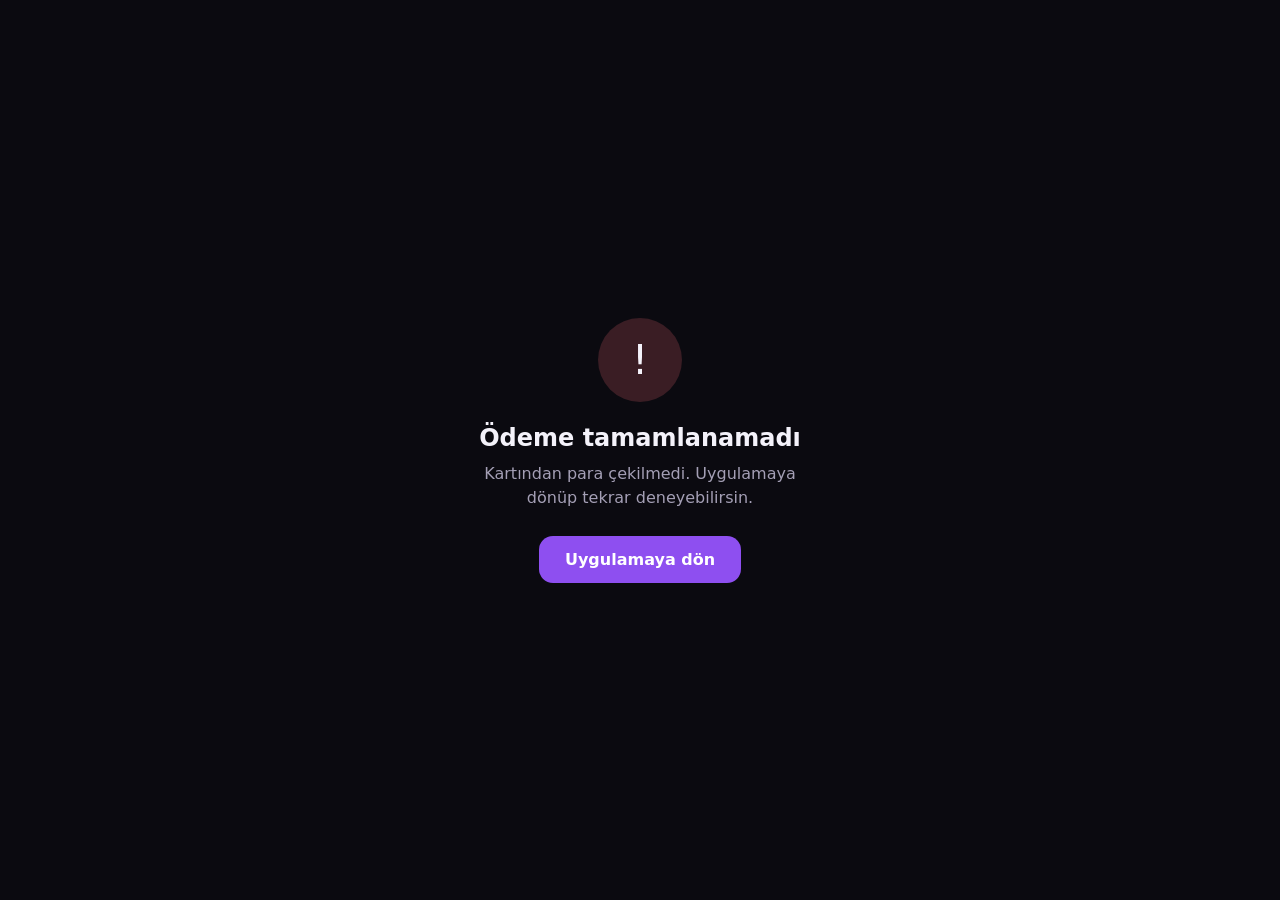
<file: odeme/index.html>
<!doctype html>
<html lang="tr">
<head>
<meta charset="utf-8">
<meta name="viewport" content="width=device-width, initial-scale=1">
<title>Rejivio · Ödeme</title>
<style>
  body { margin: 0; min-height: 100vh; display: flex; align-items: center; justify-content: center; background: #0b0a10; color: #f4f2fa;
    font-family: system-ui, -apple-system, Segoe UI, Roboto, sans-serif; text-align: center; padding: 24px; box-sizing: border-box; }
  .box { max-width: 360px; }
  .icon { width: 84px; height: 84px; border-radius: 50%; margin: 0 auto 22px; display: flex; align-items: center; justify-content: center; font-size: 40px; }
  .ok { background: linear-gradient(135deg, #8e4ff0, #e3609a); }
  .bad { background: #3a1d24; }
  h1 { font-size: 24px; margin: 0 0 10px; }
  p { color: #a49fb5; line-height: 1.5; margin: 0 0 26px; }
  a { display: inline-block; background: #8e4ff0; color: #fff; text-decoration: none; padding: 14px 26px; border-radius: 14px; font-weight: 700; }
</style>
</head>
<body>
<div class="box">
  <div class="icon" id="i"></div>
  <h1 id="h"></h1>
  <p id="p"></p>
  <a id="a" href="hypelive://odeme">Uygulamaya dön</a>
</div>
<script>
  // PayTR ödeme bitince buraya yönlendirir; paketi açan asıl işlem sunucudaki bildirimdir, bu sayfa yalnızca bilgi verir
  const ok = new URLSearchParams(location.search).get('durum') === 'ok';
  const back = 'hypelive://odeme?durum=' + (ok ? 'ok' : 'hata');
  document.getElementById('i').className = 'icon ' + (ok ? 'ok' : 'bad');
  document.getElementById('i').textContent = ok ? '✓' : '!';
  document.getElementById('h').textContent = ok ? 'Ödemen alındı' : 'Ödeme tamamlanamadı';
  document.getElementById('p').textContent = ok ? 'Paketin birkaç saniye içinde açılır.' : 'Kartından para çekilmedi. Uygulamaya dönüp tekrar deneyebilirsin.';
  document.getElementById('a').href = back;
  setTimeout(() => { location.href = back; }, 600);
</script>
</body>
</html>
</file>
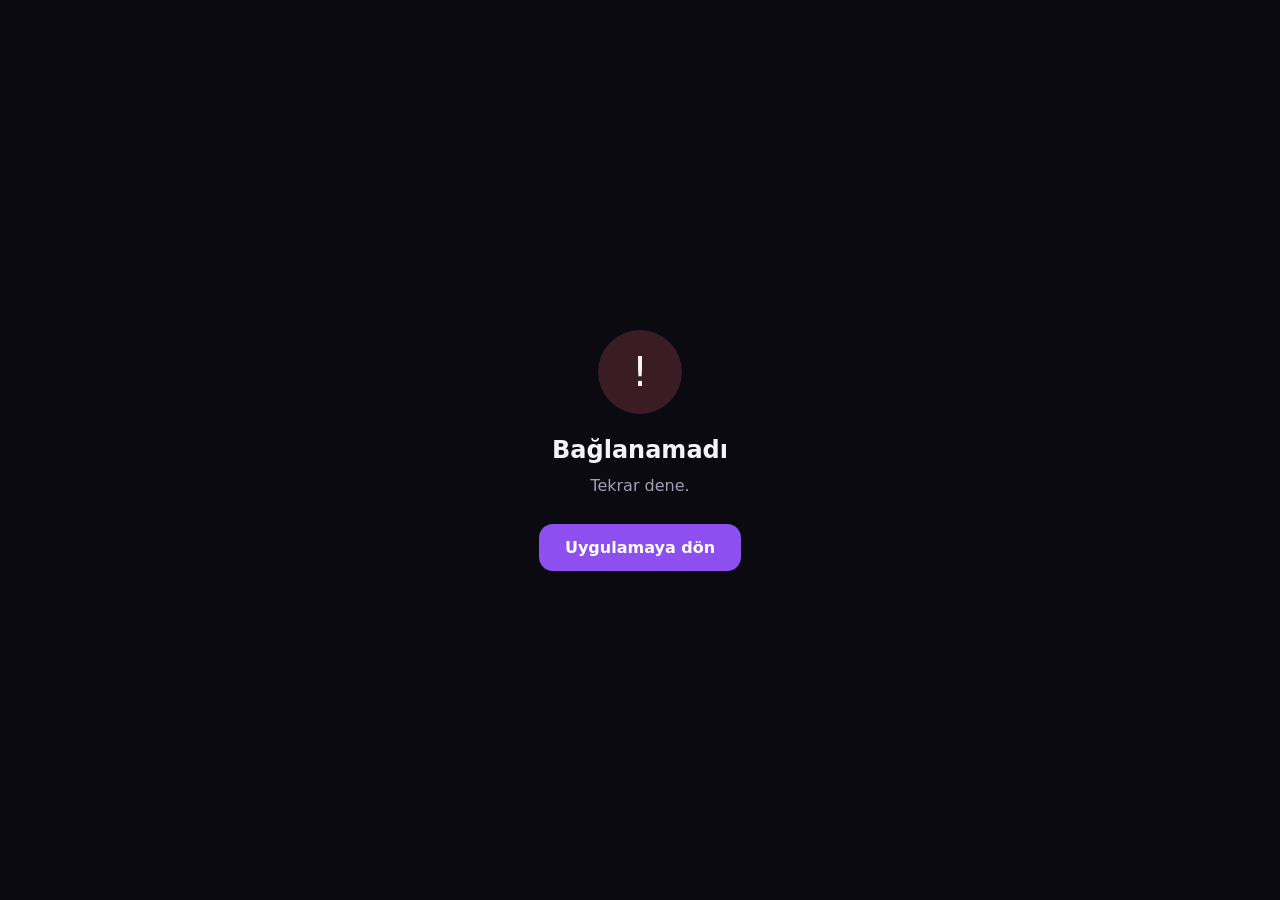
<file: youtube/index.html>
<!doctype html>
<html lang="tr">
<head>
<meta charset="utf-8">
<meta name="viewport" content="width=device-width, initial-scale=1">
<title>Rejivio · YouTube</title>
<style>
  body { margin: 0; min-height: 100vh; display: flex; align-items: center; justify-content: center; background: #0b0a10; color: #f4f2fa;
    font-family: system-ui, -apple-system, Segoe UI, Roboto, sans-serif; text-align: center; padding: 24px; box-sizing: border-box; }
  .box { max-width: 360px; }
  .icon { width: 84px; height: 84px; border-radius: 50%; margin: 0 auto 22px; display: flex; align-items: center; justify-content: center; font-size: 40px; }
  .ok { background: #ff0033; } .bad { background: #3a1d24; }
  h1 { font-size: 24px; margin: 0 0 10px; }
  p { color: #a49fb5; line-height: 1.5; margin: 0 0 26px; }
  a { display: inline-block; background: #8e4ff0; color: #fff; text-decoration: none; padding: 14px 26px; border-radius: 14px; font-weight: 700; }
</style>
</head>
<body>
<div class="box"><div class="icon" id="i"></div><h1 id="h"></h1><p id="p"></p><a id="a" href="hypelive://youtube">Uygulamaya dön</a></div>
<script>
  // Google onayından sonra sunucu buraya yönlendirir; uygulama hypelive://youtube ile geri açılır
  const q = new URLSearchParams(location.search), ok = q.get('durum') === 'ok', m = q.get('m') || '';
  const back = 'hypelive://youtube?durum=' + (ok ? 'ok' : 'hata');
  document.getElementById('i').className = 'icon ' + (ok ? 'ok' : 'bad');
  document.getElementById('i').textContent = ok ? '▶' : '!';
  document.getElementById('h').textContent = ok ? 'YouTube bağlandı' : 'Bağlanamadı';
  document.getElementById('p').textContent = ok ? (m ? `"${m}" kanalı bağlandı. Artık yayın anahtarı girmeden YouTube'da canlı yayın açabilirsin.` : 'Hesabın bağlandı.') : (m || 'Tekrar dene.');
  document.getElementById('a').href = back;
  setTimeout(() => { location.href = back; }, 800);
</script>
</body>
</html>
</file>
<file: style.css>
:root{
  --bg:#08041c;--bg2:#100a2e;--glass:rgba(255,255,255,.05);--glass2:rgba(255,255,255,.08);--line:rgba(255,255,255,.1);
  --text:#f4f2fb;--muted:#a9a4c2;
  --blue:#1fa8ff;--violet:#7b3dff;--pink:#ff2bd6;--orange:#ff8a3d;
  --grad:linear-gradient(100deg,#1fa8ff,#7b3dff 35%,#ff2bd6 70%,#ff8a3d);
  --head:'Plus Jakarta Sans',system-ui,sans-serif;--body:'Inter',system-ui,sans-serif;--mono:'JetBrains Mono',ui-monospace,monospace;
  --r:22px;
}
*{box-sizing:border-box;margin:0;padding:0}
html{scroll-behavior:smooth;-webkit-text-size-adjust:100%}
body{background:var(--bg);color:var(--text);font:400 16px/1.6 var(--body);-webkit-font-smoothing:antialiased;overflow-x:hidden}
img{max-width:100%;height:auto;display:block}
a{color:inherit}
.wrap{width:min(1200px,100% - 32px);margin:0 auto}
.narrow{width:min(780px,100% - 32px)}
.mono{font-family:var(--mono);font-size:12px;letter-spacing:.06em;text-transform:uppercase}
.kicker{display:inline-block;font:600 13px/1 var(--body);letter-spacing:.08em;text-transform:uppercase;background:var(--grad);-webkit-background-clip:text;background-clip:text;color:transparent;margin-bottom:14px}
h1,h2,h3{font-family:var(--head);letter-spacing:-.03em;line-height:1.05;font-weight:800}
h1{font-size:clamp(44px,6.6vw,86px)}
h1 em,h2 em{font-style:normal;background:var(--grad);-webkit-background-clip:text;background-clip:text;color:transparent}
h2{font-size:clamp(32px,4.4vw,54px)}
h3{font-size:20px;letter-spacing:-.015em;line-height:1.2;font-weight:700}
.lead{font-size:clamp(16px,1.5vw,18.5px);color:var(--muted);max-width:58ch}
.small{color:var(--muted);margin-top:18px;text-transform:none;letter-spacing:.02em}
kbd{font:500 12px var(--mono);padding:1px 6px;border:1px solid var(--line);border-bottom-width:2px;border-radius:5px;background:var(--glass2)}

/* arka plan ışıkları */
.aurora{position:fixed;inset:0;z-index:-1;overflow:hidden;pointer-events:none}
.aurora i{position:absolute;border-radius:50%;filter:blur(120px);opacity:.45;animation:drift 22s ease-in-out infinite alternate}
.aurora i:nth-child(1){width:620px;height:620px;background:#1f5bff;top:-220px;left:-160px}
.aurora i:nth-child(2){width:560px;height:560px;background:#c21fff;top:20%;right:-200px;animation-delay:-7s}
.aurora i:nth-child(3){width:520px;height:520px;background:#ff4d7a;bottom:-260px;left:30%;opacity:.25;animation-delay:-14s}
@keyframes drift{to{transform:translate(80px,60px) scale(1.15)}}

.btn{display:inline-flex;align-items:center;gap:8px;justify-content:center;padding:14px 24px;border-radius:999px;background:var(--grad);background-size:160% 100%;color:#fff;font-weight:600;font-size:15px;text-decoration:none;border:0;box-shadow:0 10px 30px -10px rgba(200,40,255,.7);transition:background-position .4s,transform .2s}
.btn:hover{background-position:100% 0;transform:translateY(-1px)}
.btn-ghost{background:var(--glass);box-shadow:inset 0 0 0 1px var(--line);backdrop-filter:blur(10px)}
.btn-ghost:hover{background:var(--glass2);box-shadow:inset 0 0 0 1px rgba(255,255,255,.3)}
.btn:focus-visible,a:focus-visible,button:focus-visible,summary:focus-visible{outline:2px solid var(--pink);outline-offset:3px}
.cta-row{display:flex;flex-wrap:wrap;gap:12px;margin-top:32px}

/* nav */
.nav{position:sticky;top:0;z-index:50;transition:background .3s,border-color .3s;border-bottom:1px solid transparent}
.nav.scrolled{background:rgba(8,4,28,.72);backdrop-filter:blur(16px);border-color:var(--line)}
.nav-in{display:flex;align-items:center;height:70px;gap:24px}
.brand img{height:32px;width:auto}
.links{display:flex;align-items:center;gap:28px;margin-left:auto;font-size:14.5px}
.links a{text-decoration:none;color:var(--muted);transition:color .15s}
.links a:hover{color:var(--text)}
.links .nav-dl{color:#fff;background:var(--grad);padding:9px 16px;border-radius:999px;font-weight:600}
.burger{display:none;margin-left:auto;width:44px;height:44px;border:0;background:none;cursor:pointer;flex-direction:column;align-items:center;justify-content:center;gap:6px}
.burger span{width:22px;height:2px;background:var(--text);transition:transform .25s}
.burger[aria-expanded=true] span:first-child{transform:translateY(4px) rotate(45deg)}
.burger[aria-expanded=true] span:last-child{transform:translateY(-4px) rotate(-45deg)}

/* telefon çerçevesi */
.phone{background:#000;border-radius:36px;padding:8px;box-shadow:0 0 0 1px rgba(255,255,255,.14),0 40px 80px -30px rgba(80,20,200,.7)}
.phone img{border-radius:29px;width:100%}
.phone.sm{border-radius:26px;padding:6px}
.phone.sm img{border-radius:21px}

/* hero */
.hero{padding:64px 0 72px}
.hero-in{display:grid;grid-template-columns:1.1fr .9fr;gap:48px;align-items:center}
.pill{display:inline-flex;align-items:center;gap:10px;padding:7px 14px;border-radius:999px;background:var(--glass);box-shadow:inset 0 0 0 1px var(--line);font-size:13.5px;color:var(--muted);margin-bottom:26px}
.dot{width:8px;height:8px;border-radius:50%;background:#3dff9e;box-shadow:0 0 10px #3dff9e}
.hero-txt h1{margin-bottom:22px}
.facts{display:grid;grid-template-columns:repeat(4,auto);gap:14px 34px;margin-top:44px;justify-content:start}
.facts dt{font-family:var(--mono);font-size:11px;letter-spacing:.08em;text-transform:uppercase;color:var(--muted)}
.facts dd{font-family:var(--head);font-weight:700;font-size:18px;margin-top:2px}
.hero-vis{position:relative;height:620px}
.ph-a{position:absolute;width:280px;right:150px;top:0;z-index:2;animation:float 7s ease-in-out infinite}
.ph-b{position:absolute;width:220px;right:0;top:150px;animation:float 7s ease-in-out -3.5s infinite}
@keyframes float{50%{transform:translateY(-12px)}}
.chip{position:absolute;z-index:3;padding:10px 14px;border-radius:14px;background:rgba(20,12,50,.7);backdrop-filter:blur(14px);box-shadow:inset 0 0 0 1px var(--line),0 20px 40px -20px #000;font-size:13px;white-space:nowrap}
.chip-a{left:0;top:70px}
.chip-b{right:20px;bottom:30px}
.chip b{background:var(--grad);-webkit-background-clip:text;background-clip:text;color:transparent}
.live{display:inline-block;font:700 10.5px var(--mono);letter-spacing:.08em;background:#ff2b4f;color:#fff;padding:3px 7px;border-radius:5px;margin-right:6px}

/* platformlar */
.plat-strip{border-block:1px solid var(--line);background:rgba(255,255,255,.02)}
.plat-in{display:flex;align-items:center;gap:30px;padding:22px 0;flex-wrap:wrap}
.plat-in>.mono{color:var(--muted)}
.plat-in ul{list-style:none;display:flex;flex-wrap:wrap;gap:12px 28px;align-items:center}
.plat-in li{display:flex;align-items:center;gap:8px;font-weight:600;color:#d8d4ea}
.plat-in svg{width:20px;height:20px;fill:currentColor}
.txt-logo{font-family:var(--head);font-weight:800;letter-spacing:.02em}

/* bölümler */
.sec{padding:110px 0}
.sec-head{text-align:center;max-width:760px;margin:0 auto 60px}
.sec-head p:not(.kicker){color:var(--muted);margin-top:16px}

/* akış */
.flow{list-style:none;display:grid;grid-template-columns:repeat(5,1fr);gap:22px;counter-reset:s}
.flow li{padding:14px 14px 22px;border-radius:var(--r);background:var(--glass);box-shadow:inset 0 0 0 1px var(--line);transition:transform .3s,box-shadow .3s}
.flow li:hover{transform:translateY(-6px);box-shadow:inset 0 0 0 1px rgba(255,255,255,.22)}
.flow .phone{margin-bottom:18px}
.flow .n{font:600 12px var(--mono);background:var(--grad);-webkit-background-clip:text;background-clip:text;color:transparent}
.flow h3{margin:6px 0 6px}
.flow p{color:var(--muted);font-size:14.5px}

/* bento */
.bento{display:grid;grid-template-columns:repeat(3,1fr);gap:18px}
.card{position:relative;overflow:hidden;padding:28px;border-radius:var(--r);background:linear-gradient(160deg,rgba(255,255,255,.07),rgba(255,255,255,.02));box-shadow:inset 0 0 0 1px var(--line);transition:transform .3s,box-shadow .3s}
.card::before{content:"";position:absolute;inset:0;border-radius:inherit;padding:1px;background:var(--grad);-webkit-mask:linear-gradient(#000 0 0) content-box,linear-gradient(#000 0 0);-webkit-mask-composite:xor;mask-composite:exclude;opacity:0;transition:opacity .3s}
.card:hover{transform:translateY(-4px)}
.card:hover::before{opacity:1}
.card p{color:var(--muted);font-size:15px;margin-top:10px}
.ic{width:46px;height:46px;border-radius:14px;display:grid;place-items:center;font-size:20px;background:var(--grad);margin-bottom:18px;box-shadow:0 10px 24px -10px rgba(200,40,255,.8)}
.c-wide{grid-column:span 2;display:grid;grid-template-columns:1fr 200px;column-gap:28px}
.c-wide>:not(.card-shot){grid-column:1}
.card-shot{grid-column:2;grid-row:1/span 3;border-radius:22px;box-shadow:0 0 0 6px #000,0 0 0 7px rgba(255,255,255,.14);margin:6px 6px -80px 0}

/* split */
.split{display:grid;grid-template-columns:1fr 1.05fr;gap:64px;align-items:center}
.split h2{margin-bottom:20px}
.checks{list-style:none;margin-top:28px;display:grid;gap:12px}
.checks li{position:relative;padding-left:32px;color:#dcd8ee}
.checks li::before{content:"✓";position:absolute;left:0;top:1px;width:22px;height:22px;border-radius:50%;display:grid;place-items:center;font-size:12px;font-weight:700;background:var(--grad);color:#fff}
.split-vis{position:relative;height:560px}
.split-vis .phone{position:absolute;width:250px;left:50%;top:0;z-index:2;transform:translateX(-10%)}
.split-vis .back{z-index:1;width:220px;top:70px;transform:translateX(-95%) rotate(-6deg);opacity:.75}

/* yayın görüntüsü */
.out-frame{border-radius:18px;overflow:hidden;background:#000;box-shadow:0 0 0 1px var(--line),0 40px 80px -30px rgba(120,40,255,.6)}
.out-bar{display:flex;align-items:center;gap:6px;padding:10px 14px;background:#140d33}
.out-bar i{width:10px;height:10px;border-radius:50%;background:rgba(255,255,255,.2)}
.out-bar span{margin-left:10px;color:var(--muted);font-size:11px}
#scr,#fimg{transition:opacity .15s}
.out-tabs{list-style:none;display:flex;flex-wrap:wrap;gap:8px;margin-top:18px}
.out-tabs button{font:500 14px var(--body);padding:9px 16px;border-radius:999px;border:0;cursor:pointer;color:var(--muted);background:var(--glass);box-shadow:inset 0 0 0 1px var(--line)}
.out-tabs button.on{color:#fff;background:var(--grad);box-shadow:none}
.out-cap{color:var(--muted);margin-top:12px;font-size:14.5px;min-height:3em}

/* paketler */
.plans{display:grid;grid-template-columns:repeat(3,1fr);gap:20px;align-items:stretch}
.plan{position:relative;display:flex;flex-direction:column;padding:32px 28px;border-radius:var(--r);background:var(--glass);box-shadow:inset 0 0 0 1px var(--line)}
.plan.hot{background:linear-gradient(170deg,rgba(123,61,255,.28),rgba(255,43,214,.1));box-shadow:inset 0 0 0 1px rgba(255,120,240,.5),0 30px 70px -30px rgba(200,40,255,.7)}
.badge{position:absolute;top:-13px;left:28px;font-size:12px;font-weight:600;padding:5px 12px;border-radius:999px;background:var(--grad)}
.price{font-family:var(--head);font-size:46px;font-weight:800;letter-spacing:-.03em;margin-top:12px}
.price small{font-size:16px;color:var(--muted);font-weight:500;margin-left:4px}
.yr{color:var(--muted);font-size:14px}
.plan ul{list-style:none;margin:22px 0 28px;display:grid;gap:10px;flex:1}
.plan li{padding-left:26px;position:relative;font-size:15px;color:#dcd8ee}
.plan li::before{content:"";position:absolute;left:0;top:7px;width:12px;height:12px;border-radius:50%;background:var(--grad)}
.note{text-align:center;color:var(--muted);margin-top:34px}
.note a{color:var(--text)}

/* sss */
details{border-radius:16px;background:var(--glass);box-shadow:inset 0 0 0 1px var(--line);margin-bottom:10px;padding:0 22px;transition:background .2s}
details[open]{background:var(--glass2)}
summary{cursor:pointer;list-style:none;padding:20px 30px 20px 0;font-weight:600;position:relative}
summary::-webkit-details-marker{display:none}
summary::after{content:"+";position:absolute;right:0;top:16px;font-size:22px;color:var(--muted);transition:transform .2s}
details[open] summary::after{transform:rotate(45deg)}
details p{color:var(--muted);padding-bottom:20px}

/* indir */
.dl{display:flex;align-items:center;justify-content:space-between;gap:40px;padding:56px;border-radius:32px;background:linear-gradient(120deg,rgba(31,168,255,.18),rgba(123,61,255,.22) 40%,rgba(255,43,214,.18));box-shadow:inset 0 0 0 1px rgba(255,255,255,.14)}
.dl-ic{border-radius:22px;margin-bottom:22px;box-shadow:0 20px 40px -15px rgba(200,40,255,.8)}
.dl h2{margin-bottom:14px}
.qr{background:#fff;padding:16px;border-radius:20px;text-align:center;color:#111;flex:none}
.qr figcaption{margin-top:8px;font-size:11px}

/* alt bilgi */
.foot{border-top:1px solid var(--line);padding:34px 0}
.foot-in{display:flex;align-items:center;gap:24px;flex-wrap:wrap}
.foot-in img{height:28px;width:auto}
.foot-links{display:flex;gap:22px;margin-left:auto;font-size:14px}
.foot-links a{color:var(--muted);text-decoration:none}
.foot-links a:hover{color:var(--text)}
.foot small{color:var(--muted)}

/* kaydırınca belirme */
.reveal{opacity:0;transform:translateY(24px);transition:opacity .7s ease,transform .7s ease}
.reveal.in{opacity:1;transform:none}
@media (prefers-reduced-motion:reduce){
  *,*::before{animation:none!important;transition:none!important}
  .reveal{opacity:1;transform:none}
}

@media (max-width:1020px){
  .hero-in,.split{grid-template-columns:1fr}
  .hero-vis{height:560px;max-width:520px;margin:0 auto;width:100%}
  .flow{grid-template-columns:repeat(3,1fr)}
  .bento{grid-template-columns:1fr 1fr}
  .plans{grid-template-columns:1fr;max-width:480px;margin:0 auto}
  .split.rev .split-vis{order:2}
}
@media (max-width:760px){
  .links{position:fixed;inset:70px 0 auto;flex-direction:column;align-items:stretch;gap:0;padding:8px 16px 20px;background:rgba(8,4,28,.97);backdrop-filter:blur(16px);border-bottom:1px solid var(--line);transform:translateY(-130%);transition:transform .3s;margin:0}
  .links.open{transform:none}
  .links a{padding:14px 4px;border-bottom:1px solid var(--line)}
  .links .nav-dl{margin-top:14px;text-align:center;border:0}
  .burger{display:flex}
  .nav{background:rgba(8,4,28,.85);backdrop-filter:blur(16px)}
  .sec{padding:76px 0}
  .hero{padding:36px 0 56px}
  .facts{grid-template-columns:1fr 1fr}
  .hero-vis{height:470px}
  .ph-a{width:210px;right:auto;left:0}
  .ph-b{width:170px;top:120px}
  .chip-a{left:auto;right:0;top:20px}
  .chip-b{right:auto;left:10px;bottom:0}
  .flow{grid-template-columns:1fr 1fr;gap:14px}
  .bento{grid-template-columns:1fr}
  .c-wide{grid-column:auto;grid-template-columns:1fr}
  .card-shot{display:none}
  .split-vis{height:470px}
  .split-vis .phone{width:210px}
  .split-vis .back{width:180px}
  .dl{flex-direction:column;align-items:flex-start;padding:32px 22px}
  .foot-links{margin-left:0}
}
</file>
